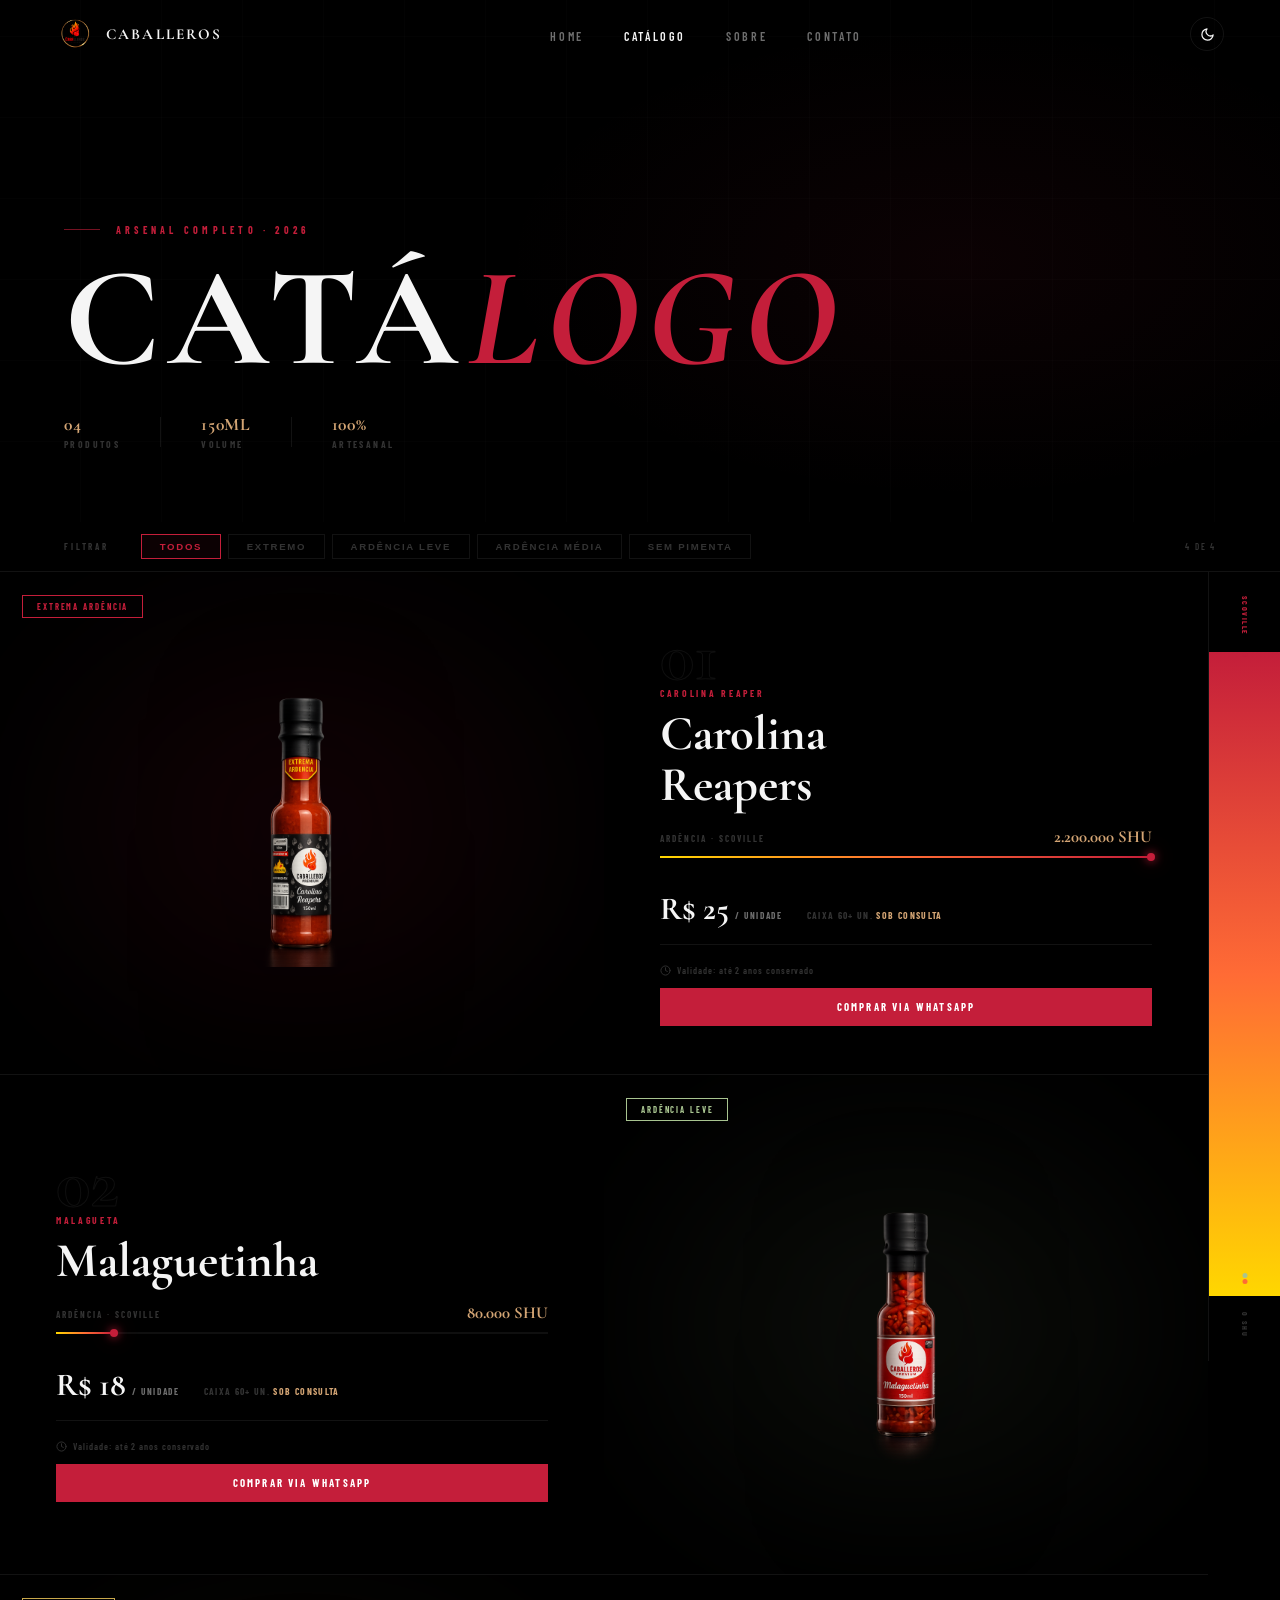
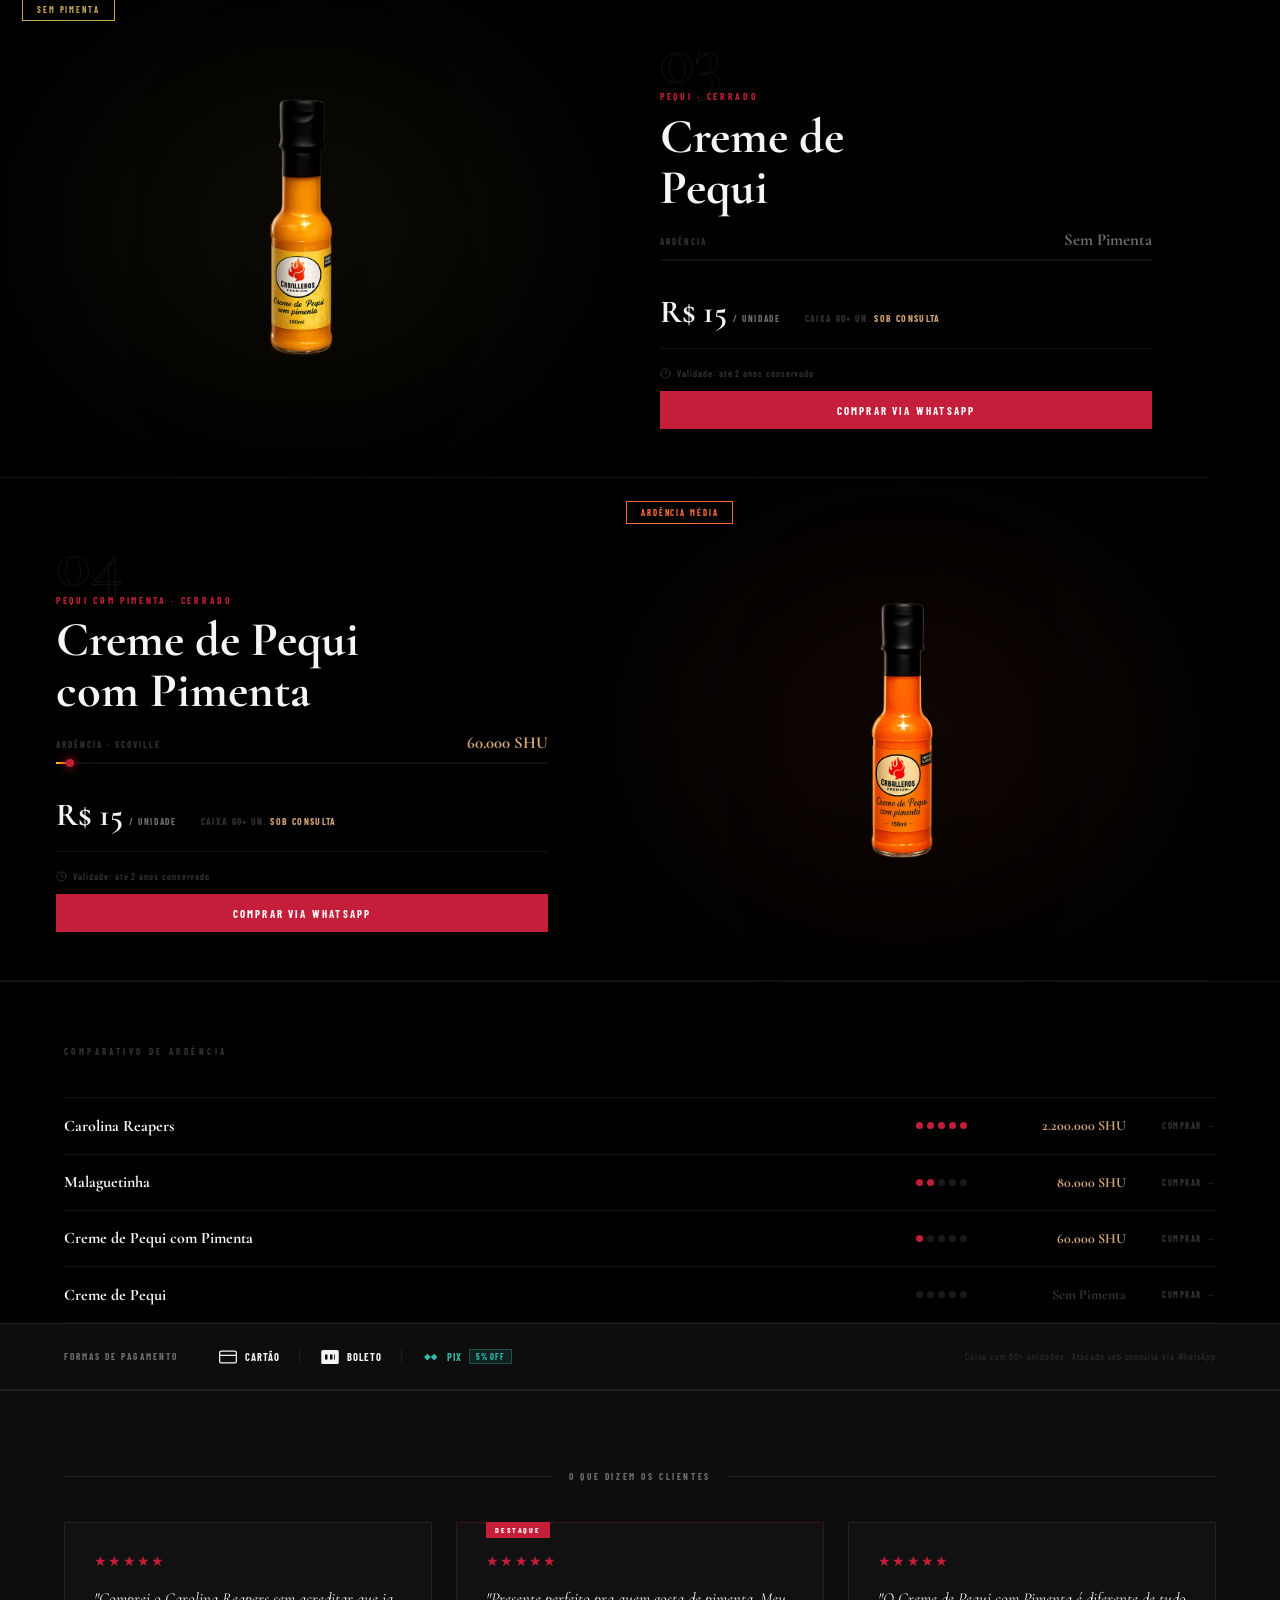
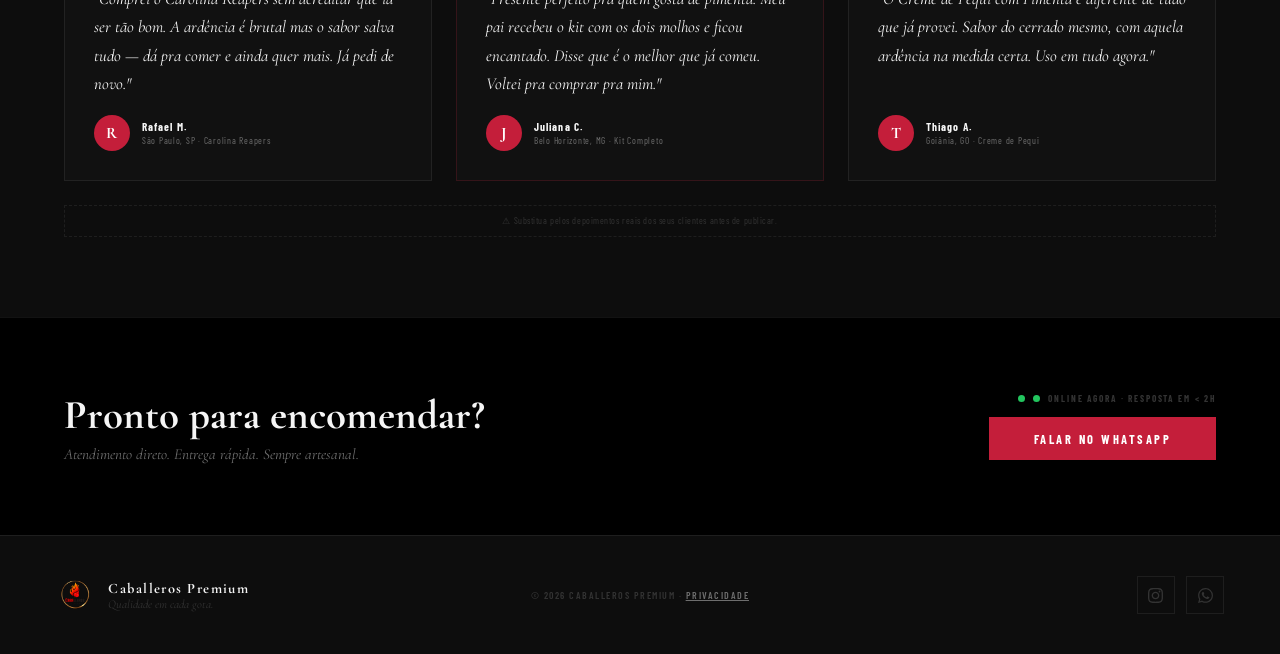
<file: catalogo.html>
﻿<!DOCTYPE html>
<html lang="pt-BR">
<head>
<meta charset="UTF-8">
<meta name="viewport" content="width=device-width, initial-scale=1.0">
<title>Catálogo — Caballeros Premium</title>
<link rel="icon" type="image/png" href="images/logo.png">
<meta name="description" content="Arsenal completo de molhos artesanais Caballeros Premium. 4 produtos únicos — do extremo ao suave. Peça pelo WhatsApp.">
<meta property="og:type" content="website">
<meta property="og:url" content="https://caballeros-premium.vercel.app/catalogo.html">
<meta property="og:title" content="Catálogo — Caballeros Premium">
<meta property="og:description" content="Arsenal completo de molhos artesanais. 4 produtos únicos — do extremo ao suave.">
<meta property="og:image" content="https://caballeros-premium.vercel.app/images/logo.png">
<meta property="og:image:width" content="1024">
<meta property="og:image:height" content="1024">
<meta property="og:image:type" content="image/png">
<meta name="twitter:card" content="summary">
<meta name="twitter:title" content="Catálogo — Caballeros Premium">
<meta name="twitter:description" content="Arsenal completo de molhos artesanais. 4 produtos únicos — do extremo ao suave.">
<meta name="twitter:image" content="https://caballeros-premium.vercel.app/images/logo.png">
<link rel="preconnect" href="https://fonts.googleapis.com">
<link rel="preconnect" href="https://fonts.gstatic.com" crossorigin>
<link href="https://fonts.googleapis.com/css2?family=Cormorant+Garamond:ital,wght@0,300;0,700;1,300;1,400&family=Barlow+Condensed:wght@400;600;700&display=swap" rel="stylesheet">
<link rel="stylesheet" href="css/styles.css">
</head>
<body>

<nav id="nav" class="scrolled">
  <a href="index.html" class="nav-brand nav-brand-visible" id="nav-brand">
    <img src="images/logo.png" alt="Caballeros Premium">
    <span class="nav-brand-name">Caballeros</span>
  </a>
  <ul class="nav-links">
    <li><a href="index.html">Home</a></li>
    <li><a href="catalogo.html" class="nav-link-active">Catálogo</a></li>
    <li><a href="sobre.html">Sobre</a></li>
    <li><a href="contato.html">Contato</a></li>
  </ul>
  <div class="nav-right">
    <button type="button" id="theme-toggle" class="theme-btn" aria-label="Alternar tema">
      <svg class="ico-sun" viewBox="0 0 24 24"><circle cx="12" cy="12" r="5"/><line x1="12" y1="1" x2="12" y2="3"/><line x1="12" y1="21" x2="12" y2="23"/><line x1="4.22" y1="4.22" x2="5.64" y2="5.64"/><line x1="18.36" y1="18.36" x2="19.78" y2="19.78"/><line x1="1" y1="12" x2="3" y2="12"/><line x1="21" y1="12" x2="23" y2="12"/><line x1="4.22" y1="19.78" x2="5.64" y2="18.36"/><line x1="18.36" y1="5.64" x2="19.78" y2="4.22"/></svg>
      <svg class="ico-moon" viewBox="0 0 24 24"><path d="M21 12.79A9 9 0 1 1 11.21 3 7 7 0 0 0 21 12.79z"/></svg>
    </button>
    <button type="button" id="nav-hamburger" class="nav-hamburger" aria-label="Menu">
      <span></span><span></span><span></span>
    </button>
  </div>
</nav>
<div class="mobile-menu" id="mobile-menu" role="dialog" aria-modal="true">
  <span class="mobile-menu-eyebrow">Caballeros Premium</span>
  <a href="index.html">Home</a>
  <a href="catalogo.html">Catálogo</a>
  <a href="sobre.html">Sobre</a>
  <a href="contato.html">Contato</a>
  <div class="mobile-menu-rule"></div>
</div>

<!-- HERO -->
<section class="cat-hero">
  <div class="cat-eyebrow"><span class="cat-eyebrow-line"></span>Arsenal Completo · 2026</div>
  <h1 class="cat-hero-h">CATÁ<em>LOGO</em></h1>
  <div class="cat-hero-meta">
    <div class="cat-meta-item"><span>04</span>Produtos</div>
    <div class="cat-meta-div"></div>
    <div class="cat-meta-item"><span>150ml</span>Volume</div>
    <div class="cat-meta-div"></div>
    <div class="cat-meta-item"><span>100%</span>Artesanal</div>
  </div>
</section>

<!-- FILTER BAR -->
<div class="filter-bar">
  <span class="filter-lbl">Filtrar</span>
  <div class="filter-pills">
    <button type="button" class="fpill active" data-filter="all">Todos</button>
    <button type="button" class="fpill" data-filter="extremo">Extremo</button>
    <button type="button" class="fpill" data-filter="leve">Ardência Leve</button>
    <button type="button" class="fpill" data-filter="medio">Ardência Média</button>
    <button type="button" class="fpill" data-filter="sem">Sem Pimenta</button>
  </div>
  <span class="filter-count" id="filter-count">3 de 3</span>
</div>

<!-- GRID: products + scoville -->
<div class="cat-layout">
  <div id="prod-list">

    <!-- 01 · Carolina Reapers -->
    <article class="prod-block" data-intensity="extremo">
      <div class="prod-visual">
        <div class="prod-visual-amb amb-red"></div>
        <span class="prod-tag te">Extrema Ardência</span>
        <div class="prod-img-wrap">
          <img src="images/pimentacarolina.png" alt="Carolina Reapers 150ml" loading="lazy">
        </div>
      </div>
      <div class="prod-details">
        <div class="prod-num">01</div>
        <div class="prod-cat">Carolina Reaper</div>
        <h2 class="prod-name">Carolina<br>Reapers</h2>
        <div class="prod-heat-row">
          <div class="prod-heat-head">
            <span class="prod-heat-lbl">Ardência · Scoville</span>
            <span class="prod-heat-shu">2.200.000 SHU</span>
          </div>
          <div class="prod-heat-track">
            <div class="prod-heat-fill" data-w="100"></div>
          </div>
        </div>
        <div class="prod-price-row">
          <div class="prod-price-unit"><span class="ppu-val">R$ 25</span><span class="ppu-lbl">/ unidade</span></div>
          <div class="prod-price-box">Caixa 60+ un. <span>sob consulta</span></div>
        </div>
        <div class="prod-shelf"><svg viewBox="0 0 24 24" width="11" height="11" fill="none" stroke="currentColor" stroke-width="2" stroke-linecap="round" stroke-linejoin="round"><circle cx="12" cy="12" r="10"/><polyline points="12 6 12 12 16 14"/></svg> Validade: até 2 anos conservado</div>
        <div class="prod-actions">
          <a data-wa="Olá! Gostaria de comprar o molho Carolina Reapers 150ml da Caballeros Premium." class="prod-cta" target="_blank" rel="noopener noreferrer">Comprar via WhatsApp</a>
        </div>
      </div>
    </article>

    <!-- 02 · Malaguetinha -->
    <article class="prod-block" data-intensity="leve">
      <div class="prod-visual">
        <div class="prod-visual-amb amb-green"></div>
        <span class="prod-tag tl">Ardência Leve</span>
        <div class="prod-img-wrap">
          <img src="images/malaguetinha.png" alt="Malaguetinha 150ml" loading="lazy">
        </div>
      </div>
      <div class="prod-details">
        <div class="prod-num">02</div>
        <div class="prod-cat">Malagueta</div>
        <h2 class="prod-name">Malaguetinha</h2>
        <div class="prod-heat-row">
          <div class="prod-heat-head">
            <span class="prod-heat-lbl">Ardência · Scoville</span>
            <span class="prod-heat-shu">80.000 SHU</span>
          </div>
          <div class="prod-heat-track">
            <div class="prod-heat-fill" data-w="12"></div>
          </div>
        </div>
        <div class="prod-price-row">
          <div class="prod-price-unit"><span class="ppu-val">R$ 18</span><span class="ppu-lbl">/ unidade</span></div>
          <div class="prod-price-box">Caixa 60+ un. <span>sob consulta</span></div>
        </div>
        <div class="prod-shelf"><svg viewBox="0 0 24 24" width="11" height="11" fill="none" stroke="currentColor" stroke-width="2" stroke-linecap="round" stroke-linejoin="round"><circle cx="12" cy="12" r="10"/><polyline points="12 6 12 12 16 14"/></svg> Validade: até 2 anos conservado</div>
        <div class="prod-actions">
          <a data-wa="Olá! Gostaria de comprar a Malaguetinha 150ml da Caballeros Premium." class="prod-cta" target="_blank" rel="noopener noreferrer">Comprar via WhatsApp</a>
        </div>
      </div>
    </article>

    <!-- 03 · Creme de Pequi -->
    <article class="prod-block" data-intensity="sem">
      <div class="prod-visual">
        <div class="prod-visual-amb amb-gold"></div>
        <span class="prod-tag tp">Sem Pimenta</span>
        <div class="prod-img-wrap">
          <img src="images/cremedepequisempimenta.png" alt="Creme de Pequi" loading="lazy">
        </div>
      </div>
      <div class="prod-details">
        <div class="prod-num">03</div>
        <div class="prod-cat">Pequi · Cerrado</div>
        <h2 class="prod-name">Creme de<br>Pequi</h2>
        <div class="prod-heat-row">
          <div class="prod-heat-head">
            <span class="prod-heat-lbl">Ardência</span>
            <span class="prod-heat-shu shu-muted">Sem Pimenta</span>
          </div>
          <div class="prod-heat-track">
            <div class="prod-heat-fill zero" data-w="0"></div>
          </div>
        </div>
        <div class="prod-price-row">
          <div class="prod-price-unit"><span class="ppu-val">R$ 15</span><span class="ppu-lbl">/ unidade</span></div>
          <div class="prod-price-box">Caixa 60+ un. <span>sob consulta</span></div>
        </div>
        <div class="prod-shelf"><svg viewBox="0 0 24 24" width="11" height="11" fill="none" stroke="currentColor" stroke-width="2" stroke-linecap="round" stroke-linejoin="round"><circle cx="12" cy="12" r="10"/><polyline points="12 6 12 12 16 14"/></svg> Validade: até 2 anos conservado</div>
        <div class="prod-actions">
          <a data-wa="Olá! Gostaria de comprar o Creme de Pequi sem Pimenta da Caballeros Premium." class="prod-cta" target="_blank" rel="noopener noreferrer">Comprar via WhatsApp</a>
        </div>
      </div>
    </article>

    <!-- 04 · Creme de Pequi com Pimenta -->
    <article class="prod-block" data-intensity="medio">
      <div class="prod-visual">
        <div class="prod-visual-amb amb-fire"></div>
        <span class="prod-tag th">Ardência Média</span>
        <div class="prod-img-wrap">
          <img src="images/cremedepequicompimenta.png" alt="Creme de Pequi com Pimenta" loading="lazy">
        </div>
      </div>
      <div class="prod-details">
        <div class="prod-num">04</div>
        <div class="prod-cat">Pequi com Pimenta · Cerrado</div>
        <h2 class="prod-name">Creme de Pequi<br>com Pimenta</h2>
        <div class="prod-heat-row">
          <div class="prod-heat-head">
            <span class="prod-heat-lbl">Ardência · Scoville</span>
            <span class="prod-heat-shu">60.000 SHU</span>
          </div>
          <div class="prod-heat-track">
            <div class="prod-heat-fill" data-w="3"></div>
          </div>
        </div>
        <div class="prod-price-row">
          <div class="prod-price-unit"><span class="ppu-val">R$ 15</span><span class="ppu-lbl">/ unidade</span></div>
          <div class="prod-price-box">Caixa 60+ un. <span>sob consulta</span></div>
        </div>
        <div class="prod-shelf"><svg viewBox="0 0 24 24" width="11" height="11" fill="none" stroke="currentColor" stroke-width="2" stroke-linecap="round" stroke-linejoin="round"><circle cx="12" cy="12" r="10"/><polyline points="12 6 12 12 16 14"/></svg> Validade: até 2 anos conservado</div>
        <div class="prod-actions">
          <a data-wa="Olá! Gostaria de comprar o Creme de Pequi com Pimenta da Caballeros Premium." class="prod-cta" target="_blank" rel="noopener noreferrer">Comprar via WhatsApp</a>
        </div>
      </div>
    </article>

  </div>

  <!-- SCOVILLE SIDEBAR -->
  <aside class="scoville-bar">
    <span class="sv-lbl-top">Scoville</span>
    <div class="sv-inner">
      <div class="sv-track" id="sv-track">
        <div class="sv-fill" id="sv-fill"></div>
        <div class="sv-dot sv-dot-max"></div>
        <div class="sv-dot sv-dot-80k"></div>
        <div class="sv-dot sv-dot-60k"></div>
      </div>
    </div>
    <span class="sv-lbl-bot">0 SHU</span>
  </aside>
</div>

<!-- MINIMAL COMPARE -->
<section class="mcomp">
  <span class="mcomp-kicker">Comparativo de Ardência</span>

  <div class="mcomp-row">
    <span class="mcomp-name">Carolina Reapers</span>
    <div class="mcomp-dots">
      <span class="mcomp-dot mcomp-dot-on"></span>
      <span class="mcomp-dot mcomp-dot-on"></span>
      <span class="mcomp-dot mcomp-dot-on"></span>
      <span class="mcomp-dot mcomp-dot-on"></span>
      <span class="mcomp-dot mcomp-dot-on"></span>
    </div>
    <span class="mcomp-shu">2.200.000 SHU</span>
    <a data-wa="Olá! Gostaria de comprar o molho Carolina Reapers 150ml da Caballeros Premium." class="mcomp-link" target="_blank" rel="noopener noreferrer">Comprar →</a>
  </div>

  <div class="mcomp-row">
    <span class="mcomp-name">Malaguetinha</span>
    <div class="mcomp-dots">
      <span class="mcomp-dot mcomp-dot-on"></span>
      <span class="mcomp-dot mcomp-dot-on"></span>
      <span class="mcomp-dot mcomp-dot-off"></span>
      <span class="mcomp-dot mcomp-dot-off"></span>
      <span class="mcomp-dot mcomp-dot-off"></span>
    </div>
    <span class="mcomp-shu">80.000 SHU</span>
    <a data-wa="Olá! Gostaria de comprar a Malaguetinha 150ml da Caballeros Premium." class="mcomp-link" target="_blank" rel="noopener noreferrer">Comprar →</a>
  </div>

  <div class="mcomp-row">
    <span class="mcomp-name">Creme de Pequi com Pimenta</span>
    <div class="mcomp-dots">
      <span class="mcomp-dot mcomp-dot-on"></span>
      <span class="mcomp-dot mcomp-dot-off"></span>
      <span class="mcomp-dot mcomp-dot-off"></span>
      <span class="mcomp-dot mcomp-dot-off"></span>
      <span class="mcomp-dot mcomp-dot-off"></span>
    </div>
    <span class="mcomp-shu">60.000 SHU</span>
    <a data-wa="Olá! Gostaria de comprar o Creme de Pequi com Pimenta da Caballeros Premium." class="mcomp-link" target="_blank" rel="noopener noreferrer">Comprar →</a>
  </div>

  <div class="mcomp-row">
    <span class="mcomp-name">Creme de Pequi</span>
    <div class="mcomp-dots">
      <span class="mcomp-dot mcomp-dot-off"></span>
      <span class="mcomp-dot mcomp-dot-off"></span>
      <span class="mcomp-dot mcomp-dot-off"></span>
      <span class="mcomp-dot mcomp-dot-off"></span>
      <span class="mcomp-dot mcomp-dot-off"></span>
    </div>
    <span class="mcomp-shu mcomp-shu-dim">Sem Pimenta</span>
    <a data-wa="Olá! Gostaria de comprar o Creme de Pequi sem Pimenta da Caballeros Premium." class="mcomp-link" target="_blank" rel="noopener noreferrer">Comprar →</a>
  </div>
</section>

<!-- PAYMENT STRIP -->
<div class="payment-strip">
  <span class="pay-label">Formas de pagamento</span>
  <div class="pay-methods">
    <div class="pay-item">
      <svg viewBox="0 0 24 24" fill="none" stroke="currentColor" stroke-width="1.5" width="20" height="20"><rect x="2" y="5" width="20" height="14" rx="2"/><line x1="2" y1="10" x2="22" y2="10"/></svg>
      <span>Cartão</span>
    </div>
    <div class="pay-div"></div>
    <div class="pay-item">
      <svg viewBox="0 0 24 24" fill="currentColor" width="20" height="20"><path d="M20.5 3.5H3.5A2 2 0 0 0 1.5 5.5v13A2 2 0 0 0 3.5 20.5h17A2 2 0 0 0 22.5 18.5v-13A2 2 0 0 0 20.5 3.5zM9 15H6V9h3v6zm6 0h-3V9h3v6zm3 0h-1V9h1v6z"/></svg>
      <span>Boleto</span>
    </div>
    <div class="pay-div"></div>
    <div class="pay-item pay-pix">
      <svg viewBox="0 0 24 24" fill="currentColor" width="18" height="18"><path d="M4.76 11.24 8.5 7.5l3.74 3.74a1 1 0 0 0 1.52 0L17.5 7.5l3.74 3.74a1 1 0 0 1 0 1.52L17.5 16.5l-3.74-3.74a1 1 0 0 0-1.52 0L8.5 16.5 4.76 12.76a1 1 0 0 1 0-1.52z"/></svg>
      <span>PIX</span>
      <span class="pay-pix-tag">5% off</span>
    </div>
  </div>
  <span class="pay-note">Caixa com 60+ unidades · Atacado sob consulta via WhatsApp</span>
</div>

<!-- DEPOIMENTOS -->
<section class="dep-section">
  <div class="dep-kicker"><span></span>O que dizem os clientes<span></span></div>
  <div class="dep-grid">

    <div class="dep-card">
      <div class="dep-stars">★★★★★</div>
      <p class="dep-txt">"Comprei o Carolina Reapers sem acreditar que ia ser tão bom. A ardência é brutal mas o sabor salva tudo — dá pra comer e ainda quer mais. Já pedi de novo."</p>
      <div class="dep-author">
        <div class="dep-avatar">R</div>
        <div>
          <div class="dep-name">Rafael M.</div>
          <div class="dep-meta">São Paulo, SP · Carolina Reapers</div>
        </div>
      </div>
    </div>

    <div class="dep-card dep-card-featured">
      <div class="dep-stars">★★★★★</div>
      <p class="dep-txt">"Presente perfeito pra quem gosta de pimenta. Meu pai recebeu o kit com os dois molhos e ficou encantado. Disse que é o melhor que já comeu. Voltei pra comprar pra mim."</p>
      <div class="dep-author">
        <div class="dep-avatar">J</div>
        <div>
          <div class="dep-name">Juliana C.</div>
          <div class="dep-meta">Belo Horizonte, MG · Kit Completo</div>
        </div>
      </div>
    </div>

    <div class="dep-card">
      <div class="dep-stars">★★★★★</div>
      <p class="dep-txt">"O Creme de Pequi com Pimenta é diferente de tudo que já provei. Sabor do cerrado mesmo, com aquela ardência na medida certa. Uso em tudo agora."</p>
      <div class="dep-author">
        <div class="dep-avatar">T</div>
        <div>
          <div class="dep-name">Thiago A.</div>
          <div class="dep-meta">Goiânia, GO · Creme de Pequi</div>
        </div>
      </div>
    </div>

  </div>
  <p class="dep-note">⚠ Substitua pelos depoimentos reais dos seus clientes antes de publicar.</p>
</section>

<!-- CTA STRIP -->
<div class="cta-strip">
  <div class="cta-strip-txt">
    <h2>Pronto para encomendar?</h2>
    <p>Atendimento direto. Entrega rápida. Sempre artesanal.</p>
  </div>
  <div class="cta-side">
    <div class="cta-pulse">
      <div class="pulse-dot"></div>
      <span class="cta-pulse-txt">Online agora · Resposta em &lt; 2h</span>
    </div>
    <a data-wa="Olá! Quero fazer um pedido da Caballeros Premium." class="btn-primary" target="_blank" rel="noopener noreferrer">Falar no WhatsApp</a>
  </div>
</div>

<!-- FOOTER -->
<footer>
  <div class="fi">
    <div class="fb">
      <img src="images/logo.png" alt="Caballeros Premium">
      <div><div class="fbn">Caballeros Premium</div><div class="fbs">Qualidade em cada gota.</div></div>
    </div>
    <p class="fc">&copy; 2026 Caballeros Premium · <a href="privacidade.html" style="color:var(--txt2)">Privacidade</a></p>
    <div class="fs">
      <a href="#" class="sb" title="Instagram"><svg viewBox="0 0 24 24" fill="currentColor"><path d="M12 2.163c3.204 0 3.584.012 4.85.07 3.252.148 4.771 1.691 4.919 4.919.058 1.265.069 1.645.069 4.849 0 3.205-.012 3.584-.069 4.849-.149 3.225-1.664 4.771-4.919 4.919-1.266.058-1.644.07-4.85.07-3.204 0-3.584-.012-4.849-.07-3.26-.149-4.771-1.699-4.919-4.92-.058-1.265-.07-1.644-.07-4.849 0-3.204.013-3.583.07-4.849.149-3.227 1.664-4.771 4.919-4.919 1.266-.057 1.645-.069 4.849-.069zm0-2.163c-3.259 0-3.667.014-4.947.072-4.358.2-6.78 2.618-6.98 6.98-.059 1.281-.073 1.689-.073 4.948 0 3.259.014 3.668.072 4.948.2 4.358 2.618 6.78 6.98 6.98 1.281.058 1.689.072 4.948.072 3.259 0 3.668-.014 4.948-.072 4.354-.2 6.782-2.618 6.979-6.98.059-1.28.073-1.689.073-4.948 0-3.259-.014-3.667-.072-4.947-.196-4.354-2.617-6.78-6.979-6.98-1.281-.059-1.69-.073-4.949-.073zm0 5.838c-3.403 0-6.162 2.759-6.162 6.162s2.759 6.163 6.162 6.163 6.162-2.759 6.162-6.163c0-3.403-2.759-6.162-6.162-6.162zm0 10.162c-2.209 0-4-1.79-4-4 0-2.209 1.791-4 4-4s4 1.791 4 4c0 2.21-1.791 4-4 4zm6.406-11.845c-.796 0-1.441.645-1.441 1.44s.645 1.44 1.441 1.44c.795 0 1.439-.645 1.439-1.44s-.644-1.44-1.439-1.44z"/></svg></a>
      <a data-wa="Olá! Gostaria de entrar em contato com a Caballeros Premium." class="sb" title="WhatsApp" target="_blank" rel="noopener noreferrer"><svg viewBox="0 0 24 24" fill="currentColor"><path d="M17.472 14.382c-.297-.149-1.758-.867-2.03-.967-.273-.099-.471-.148-.67.15-.197.297-.767.966-.94 1.164-.173.199-.347.223-.644.075-.297-.15-1.255-.463-2.39-1.475-.883-.788-1.48-1.761-1.653-2.059-.173-.297-.018-.458.13-.606.134-.133.298-.347.446-.52.149-.174.198-.298.298-.497.099-.198.05-.371-.025-.52-.075-.149-.669-1.612-.916-2.207-.242-.579-.487-.5-.669-.51-.173-.008-.371-.01-.57-.01-.198 0-.52.074-.792.372-.272.297-1.04 1.016-1.04 2.479 0 1.462 1.065 2.875 1.213 3.074.149.198 2.096 3.2 5.077 4.487.709.306 1.262.489 1.694.625.712.227 1.36.195 1.871.118.571-.085 1.758-.719 2.006-1.413.248-.694.248-1.289.173-1.413-.074-.124-.272-.198-.57-.347m-5.421 7.403h-.004a9.87 9.87 0 01-5.031-1.378l-.361-.214-3.741.982.998-3.648-.235-.374a9.86 9.86 0 01-1.51-5.26c.001-5.45 4.436-9.884 9.888-9.884 2.64 0 5.122 1.03 6.988 2.898a9.825 9.825 0 012.893 6.994c-.003 5.45-4.437 9.884-9.885 9.884m8.413-18.297A11.815 11.815 0 0012.05 0C5.495 0 .16 5.335.157 11.892c0 2.096.547 4.142 1.588 5.945L.057 24l6.305-1.654a11.882 11.882 0 005.683 1.448h.005c6.554 0 11.89-5.335 11.893-11.893a11.821 11.821 0 00-3.48-8.413z"/></svg></a>
    </div>
  </div>
</footer>

<script>
const WA='5562999723558';
document.querySelectorAll('[data-wa]').forEach(el=>{
  const m=el.getAttribute('data-wa')||'';
  el.href='https://wa.me/'+WA+(m?'?text='+encodeURIComponent(m):'');
});

// Theme
const btn=document.getElementById('theme-toggle');
if(localStorage.getItem('caballeros-theme')==='light') document.body.classList.add('light');
btn.addEventListener('click',()=>{
  document.body.classList.toggle('light');
  localStorage.setItem('caballeros-theme',document.body.classList.contains('light')?'light':'dark');
});

// Filter
const total=document.querySelectorAll('.prod-block[data-intensity]').length;
document.getElementById('filter-count').textContent=total+' de '+total;
document.querySelectorAll('.fpill').forEach(pill=>{
  pill.addEventListener('click',()=>{
    document.querySelectorAll('.fpill').forEach(p=>p.classList.remove('active'));
    pill.classList.add('active');
    const f=pill.dataset.filter;
    let visible=0;
    document.querySelectorAll('.prod-block').forEach(card=>{
      const show=f==='all'||card.dataset.intensity===f;
      card.style.display=show?'grid':'none';
      if(show) visible++;
    });
    document.getElementById('filter-count').textContent=visible+' de '+total;
  });
});

// Reveal + heat bar animation on scroll
const revealIO=new IntersectionObserver(entries=>{
  entries.forEach(e=>{
    if(!e.isIntersecting) return;
    const det=e.target.querySelector('.prod-details');
    if(det) det.classList.add('in');
    const fill=e.target.querySelector('.prod-heat-fill');
    if(fill){ setTimeout(()=>{ fill.style.width=fill.dataset.w+'%'; },350); }
    revealIO.unobserve(e.target);
  });
},{threshold:0.18});
document.querySelectorAll('.prod-block').forEach(b=>revealIO.observe(b));

// Scoville bar grow on load
setTimeout(()=>{ document.getElementById('sv-fill').style.height='100%'; },500);

// Nav scroll
const nav=document.getElementById('nav');
window.addEventListener('scroll',()=>nav.classList.toggle('scrolled',window.scrollY>10),{passive:true});
</script>
<script src="js/nav.js"></script>
<script defer src="https://cdn.vercel-insights.com/v1/speed-insights/script.js"></script>
</body>
</html>
</file>
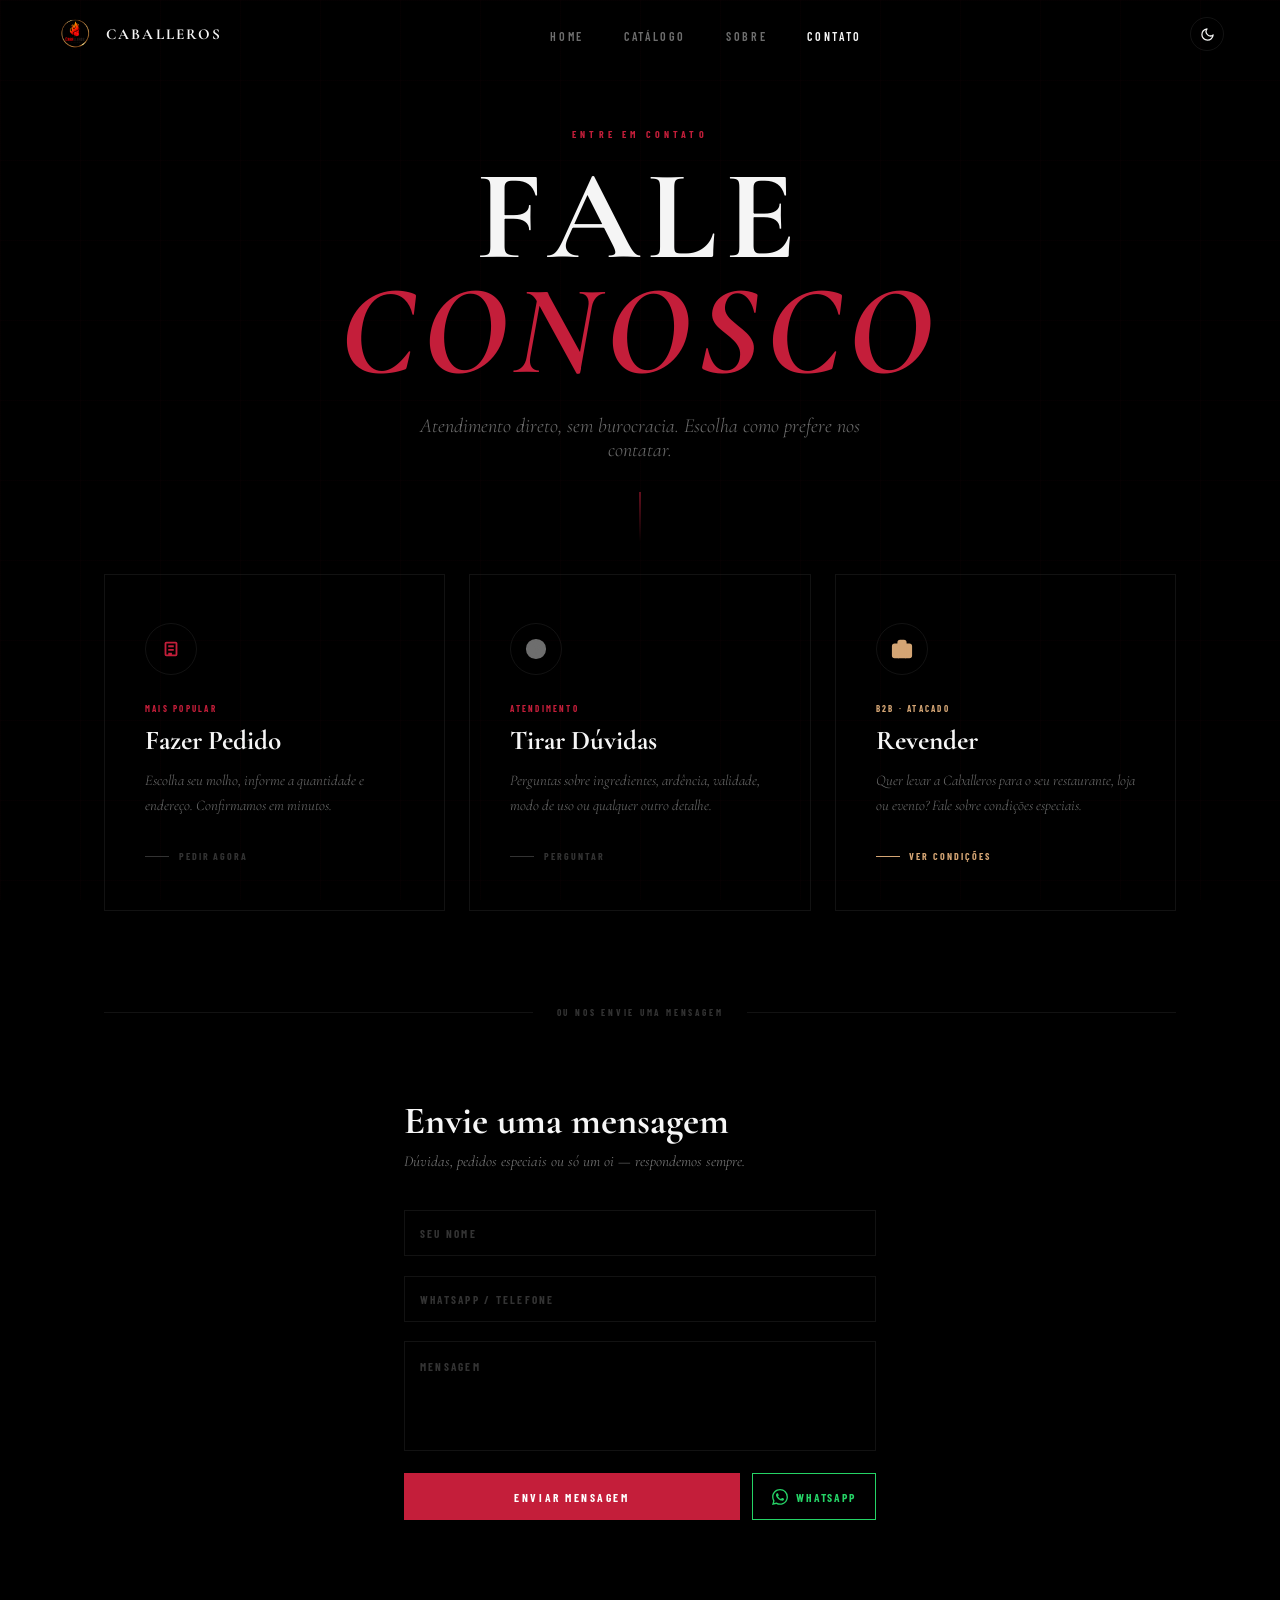
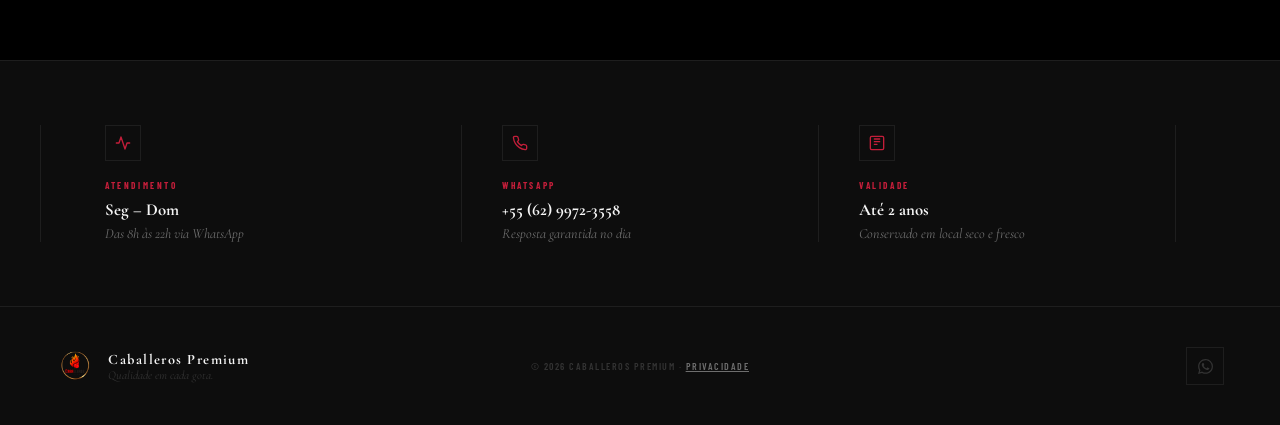
<file: contato.html>
﻿<!DOCTYPE html>
<html lang="pt-BR">
<head>
<meta charset="UTF-8">
<meta name="viewport" content="width=device-width, initial-scale=1.0">
<title>Contato — Caballeros Premium</title>
<link rel="icon" type="image/png" href="images/logo.png">
<meta name="description" content="Fale com a Caballeros Premium pelo WhatsApp. Pedidos, dúvidas e informações sobre nossos molhos artesanais.">
<meta property="og:type" content="website">
<meta property="og:url" content="https://caballeros-premium.vercel.app/contato.html">
<meta property="og:title" content="Contato — Caballeros Premium">
<meta property="og:description" content="Fale pelo WhatsApp. Pedidos, dúvidas e informações sobre nossos molhos artesanais.">
<meta property="og:image" content="https://caballeros-premium.vercel.app/images/logo.png">
<meta property="og:image:width" content="1024">
<meta property="og:image:height" content="1024">
<meta property="og:image:type" content="image/png">
<meta name="twitter:card" content="summary">
<meta name="twitter:title" content="Contato — Caballeros Premium">
<meta name="twitter:description" content="Fale pelo WhatsApp. Pedidos, dúvidas e informações sobre nossos molhos artesanais.">
<meta name="twitter:image" content="https://caballeros-premium.vercel.app/images/logo.png">
<link rel="preconnect" href="https://fonts.googleapis.com">
<link rel="preconnect" href="https://fonts.gstatic.com" crossorigin>
<link href="https://fonts.googleapis.com/css2?family=Cormorant+Garamond:ital,wght@0,300;0,700;1,300;1,400&family=Barlow+Condensed:wght@400;600;700&display=swap" rel="stylesheet">
<link rel="stylesheet" href="css/styles.css">
</head>
<body class="ct-page">

<nav id="nav" class="scrolled">
  <a href="index.html" class="nav-brand nav-brand-visible" id="nav-brand">
    <img src="images/logo.png" alt="Caballeros Premium">
    <span class="nav-brand-name">Caballeros</span>
  </a>
  <ul class="nav-links">
    <li><a href="index.html">Home</a></li>
    <li><a href="catalogo.html">Catálogo</a></li>
    <li><a href="sobre.html">Sobre</a></li>
    <li><a href="contato.html" class="nav-link-active">Contato</a></li>
  </ul>
  <div class="nav-right">
    <button type="button" id="theme-toggle" class="theme-btn" aria-label="Alternar tema">
      <svg class="ico-sun" viewBox="0 0 24 24"><circle cx="12" cy="12" r="5"/><line x1="12" y1="1" x2="12" y2="3"/><line x1="12" y1="21" x2="12" y2="23"/><line x1="4.22" y1="4.22" x2="5.64" y2="5.64"/><line x1="18.36" y1="18.36" x2="19.78" y2="19.78"/><line x1="1" y1="12" x2="3" y2="12"/><line x1="21" y1="12" x2="23" y2="12"/><line x1="4.22" y1="19.78" x2="5.64" y2="18.36"/><line x1="18.36" y1="5.64" x2="19.78" y2="4.22"/></svg>
      <svg class="ico-moon" viewBox="0 0 24 24"><path d="M21 12.79A9 9 0 1 1 11.21 3 7 7 0 0 0 21 12.79z"/></svg>
    </button>
    <button type="button" id="nav-hamburger" class="nav-hamburger" aria-label="Menu">
      <span></span><span></span><span></span>
    </button>
  </div>
</nav>
<div class="mobile-menu" id="mobile-menu" role="dialog" aria-modal="true">
  <span class="mobile-menu-eyebrow">Caballeros Premium</span>
  <a href="index.html">Home</a>
  <a href="catalogo.html">Catálogo</a>
  <a href="sobre.html">Sobre</a>
  <a href="contato.html">Contato</a>
  <div class="mobile-menu-rule"></div>
</div>

<!-- HEADER -->
<header class="ct-header">
  <span class="ct-pre">Entre em contato</span>
  <h1 class="ct-title">FALE<br><em>CONOSCO</em></h1>
  <p class="ct-sub">Atendimento direto, sem burocracia. Escolha como prefere nos contatar.</p>
</header>

<!-- WHATSAPP CARDS -->
<section class="wa-section">
  <div class="wa-grid">

    <!-- Pedido -->
    <a id="wa-pedido" class="wa-card" target="_blank" rel="noopener noreferrer">
      <div class="wc-icon-wrap ico-red">
        <svg viewBox="0 0 24 24" fill="currentColor"><path d="M7 4h10a2 2 0 0 1 2 2v12a2 2 0 0 1-2 2H7a2 2 0 0 1-2-2V6a2 2 0 0 1 2-2zm0 2v12h10V6H7zm2 2h6v2H9V8zm0 4h6v2H9v-2zm0 4h4v2H9v-2z"/></svg>
      </div>
      <span class="wc-tag">Mais popular</span>
      <h2 class="wc-title">Fazer Pedido</h2>
      <p class="wc-desc">Escolha seu molho, informe a quantidade e endereço. Confirmamos em minutos.</p>
      <div class="wc-action">
        <span class="wc-action-line"></span>
        Pedir agora
      </div>
      <svg class="wc-arrow" width="20" height="20" viewBox="0 0 24 24" fill="none" stroke="currentColor" stroke-width="2"><line x1="7" y1="17" x2="17" y2="7"/><polyline points="7 7 17 7 17 17"/></svg>
    </a>

    <!-- Dúvidas -->
    <a id="wa-duvida" class="wa-card" target="_blank" rel="noopener noreferrer">
      <div class="wc-icon-wrap ico-neutral">
        <svg viewBox="0 0 24 24" fill="none" stroke="currentColor" stroke-width="2" stroke-linecap="round" stroke-linejoin="round"><circle cx="12" cy="12" r="10"/><path d="M9.09 9a3 3 0 0 1 5.83 1c0 2-3 3-3 3"/><line x1="12" y1="17" x2="12.01" y2="17"/></svg>
      </div>
      <span class="wc-tag">Atendimento</span>
      <h2 class="wc-title">Tirar Dúvidas</h2>
      <p class="wc-desc">Perguntas sobre ingredientes, ardência, validade, modo de uso ou qualquer outro detalhe.</p>
      <div class="wc-action">
        <span class="wc-action-line"></span>
        Perguntar
      </div>
      <svg class="wc-arrow" width="20" height="20" viewBox="0 0 24 24" fill="none" stroke="currentColor" stroke-width="2"><line x1="7" y1="17" x2="17" y2="7"/><polyline points="7 7 17 7 17 17"/></svg>
    </a>

    <!-- Revenda -->
    <a id="wa-revenda" class="wa-card gold" target="_blank" rel="noopener noreferrer">
      <div class="wc-icon-wrap ico-gold">
        <svg viewBox="0 0 24 24" fill="none" stroke="currentColor" stroke-width="2" stroke-linecap="round" stroke-linejoin="round"><rect x="2" y="7" width="20" height="14" rx="2"/><path d="M16 21V5a2 2 0 0 0-2-2h-4a2 2 0 0 0-2 2v16"/></svg>
      </div>
      <span class="wc-tag gold-tag">B2B · Atacado</span>
      <h2 class="wc-title">Revender</h2>
      <p class="wc-desc">Quer levar a Caballeros para o seu restaurante, loja ou evento? Fale sobre condições especiais.</p>
      <div class="wc-action wc-action-gold">
        <span class="wc-action-line"></span>
        Ver condições
      </div>
      <svg class="wc-arrow wc-arrow-gold" width="20" height="20" viewBox="0 0 24 24" fill="none" stroke="currentColor" stroke-width="2"><line x1="7" y1="17" x2="17" y2="7"/><polyline points="7 7 17 7 17 17"/></svg>
    </a>

  </div>
</section>

<!-- DIVIDER -->
<div class="section-div">
  <div class="sd-line"></div>
  <span class="sd-label">Ou nos envie uma mensagem</span>
  <div class="sd-line"></div>
</div>

<!-- MESSAGE FORM -->
<section class="order-section">
  <div class="order-inner">
    <h2>Envie uma mensagem</h2>
    <p>Dúvidas, pedidos especiais ou só um oi — respondemos sempre.</p>
    <form id="contact-form" novalidate>
      <div class="form-group">
        <input type="text" class="form-input" id="f-nome" name="nome" placeholder=" " autocomplete="off" required>
        <label for="f-nome">Seu Nome</label>
      </div>
      <div class="form-group">
        <input type="tel" class="form-input" id="f-tel" name="telefone" placeholder=" " autocomplete="off">
        <label for="f-tel">WhatsApp / Telefone</label>
      </div>
      <div class="form-group">
        <textarea class="form-textarea" id="f-msg" name="mensagem" placeholder=" " required></textarea>
        <label for="f-msg">Mensagem</label>
      </div>
      <div class="form-actions-row">
        <button type="submit" class="form-submit" id="form-submit">
          <span id="form-btn-txt">Enviar Mensagem</span>
        </button>
        <button type="button" class="form-wa-btn" id="form-submit-wa">
          <svg viewBox="0 0 24 24" fill="currentColor" width="16" height="16"><path d="M17.472 14.382c-.297-.149-1.758-.867-2.03-.967-.273-.099-.471-.148-.67.15-.197.297-.767.966-.94 1.164-.173.199-.347.223-.644.075-.297-.15-1.255-.463-2.39-1.475-.883-.788-1.48-1.761-1.653-2.059-.173-.297-.018-.458.13-.606.134-.133.298-.347.446-.52.149-.174.198-.298.298-.497.099-.198.05-.371-.025-.52-.075-.149-.669-1.612-.916-2.207-.242-.579-.487-.5-.669-.51-.173-.008-.371-.01-.57-.01-.198 0-.52.074-.792.372-.272.297-1.04 1.016-1.04 2.479 0 1.462 1.065 2.875 1.213 3.074.149.198 2.096 3.2 5.077 4.487.709.306 1.262.489 1.694.625.712.227 1.36.195 1.871.118.571-.085 1.758-.719 2.006-1.413.248-.694.248-1.289.173-1.413-.074-.124-.272-.198-.57-.347m-5.421 7.403h-.004a9.87 9.87 0 01-5.031-1.378l-.361-.214-3.741.982.998-3.648-.235-.374a9.86 9.86 0 01-1.51-5.26c.001-5.45 4.436-9.884 9.888-9.884 2.64 0 5.122 1.03 6.988 2.898a9.825 9.825 0 012.893 6.994c-.003 5.45-4.437 9.884-9.885 9.884m8.413-18.297A11.815 11.815 0 0012.05 0C5.495 0 .16 5.335.157 11.892c0 2.096.547 4.142 1.588 5.945L.057 24l6.305-1.654a11.882 11.882 0 005.683 1.448h.005c6.554 0 11.89-5.335 11.893-11.893a11.821 11.821 0 00-3.48-8.413z"/></svg>
          WhatsApp
        </button>
      </div>
      <div id="form-feedback" class="form-feedback" aria-live="polite"></div>
    </form>
  </div>
</section>

<!-- INFO STRIP -->
<div class="info-strip">
  <div class="info-grid">
    <div class="info-col">
      <div class="info-icon">
        <svg viewBox="0 0 24 24"><polyline points="22 12 18 12 15 21 9 3 6 12 2 12"/></svg>
      </div>
      <span class="info-label">Atendimento</span>
      <div class="info-val">Seg – Dom</div>
      <div class="info-sub">Das 8h às 22h via WhatsApp</div>
    </div>
    <div class="info-col">
      <div class="info-icon">
        <svg viewBox="0 0 24 24"><path d="M22 16.92v3a2 2 0 0 1-2.18 2 19.79 19.79 0 0 1-8.63-3.07 19.5 19.5 0 0 1-6-6 19.79 19.79 0 0 1-3.07-8.67A2 2 0 0 1 4.11 2h3a2 2 0 0 1 2 1.72 12.84 12.84 0 0 0 .7 2.81 2 2 0 0 1-.45 2.11L8.09 9.91a16 16 0 0 0 6 6l1.27-1.27a2 2 0 0 1 2.11-.45 12.84 12.84 0 0 0 2.81.7A2 2 0 0 1 22 16.92z"/></svg>
      </div>
      <span class="info-label">WhatsApp</span>
      <div class="info-val">+55 (62) 9972-3558</div>
      <div class="info-sub">Resposta garantida no dia</div>
    </div>
    <div class="info-col">
      <div class="info-icon">
        <svg viewBox="0 0 24 24"><rect x="2" y="2" width="20" height="20" rx="2"/><line x1="8" y1="6" x2="16" y2="6"/><line x1="8" y1="10" x2="16" y2="10"/><line x1="8" y1="14" x2="12" y2="14"/></svg>
      </div>
      <span class="info-label">Validade</span>
      <div class="info-val">Até 2 anos</div>
      <div class="info-sub">Conservado em local seco e fresco</div>
    </div>
  </div>
</div>

<!-- FOOTER -->
<footer>
  <div class="fi">
    <div class="fb">
      <img src="images/logo.png" alt="Caballeros Premium">
      <div><div class="fbn">Caballeros Premium</div><div class="fbs">Qualidade em cada gota.</div></div>
    </div>
    <p class="fc">&copy; 2026 Caballeros Premium · <a href="privacidade.html" style="color:var(--txt2)">Privacidade</a></p>
    <div class="fs">
      <a data-wa="Olá! Gostaria de entrar em contato com a Caballeros Premium." class="sb" title="WhatsApp" target="_blank" rel="noopener noreferrer"><svg viewBox="0 0 24 24" fill="currentColor"><path d="M17.472 14.382c-.297-.149-1.758-.867-2.03-.967-.273-.099-.471-.148-.67.15-.197.297-.767.966-.94 1.164-.173.199-.347.223-.644.075-.297-.15-1.255-.463-2.39-1.475-.883-.788-1.48-1.761-1.653-2.059-.173-.297-.018-.458.13-.606.134-.133.298-.347.446-.52.149-.174.198-.298.298-.497.099-.198.05-.371-.025-.52-.075-.149-.669-1.612-.916-2.207-.242-.579-.487-.5-.669-.51-.173-.008-.371-.01-.57-.01-.198 0-.52.074-.792.372-.272.297-1.04 1.016-1.04 2.479 0 1.462 1.065 2.875 1.213 3.074.149.198 2.096 3.2 5.077 4.487.709.306 1.262.489 1.694.625.712.227 1.36.195 1.871.118.571-.085 1.758-.719 2.006-1.413.248-.694.248-1.289.173-1.413-.074-.124-.272-.198-.57-.347m-5.421 7.403h-.004a9.87 9.87 0 01-5.031-1.378l-.361-.214-3.741.982.998-3.648-.235-.374a9.86 9.86 0 01-1.51-5.26c.001-5.45 4.436-9.884 9.888-9.884 2.64 0 5.122 1.03 6.988 2.898a9.825 9.825 0 012.893 6.994c-.003 5.45-4.437 9.884-9.885 9.884m8.413-18.297A11.815 11.815 0 0012.05 0C5.495 0 .16 5.335.157 11.892c0 2.096.547 4.142 1.588 5.945L.057 24l6.305-1.654a11.882 11.882 0 005.683 1.448h.005c6.554 0 11.89-5.335 11.893-11.893a11.821 11.821 0 00-3.48-8.413z"/></svg></a>
    </div>
  </div>
</footer>

<script>
const WA='5562999723558';
document.querySelectorAll('[data-wa]').forEach(el=>{
  const m=el.getAttribute('data-wa')||'';
  el.href='https://wa.me/'+WA+(m?'?text='+encodeURIComponent(m):'');
});

// WA cards
document.getElementById('wa-pedido').href='https://wa.me/'+WA+'?text='+encodeURIComponent('Olá! Gostaria de fazer um pedido da Caballeros Premium.');
document.getElementById('wa-duvida').href='https://wa.me/'+WA+'?text='+encodeURIComponent('Olá! Tenho uma dúvida sobre os produtos da Caballeros Premium.');
document.getElementById('wa-revenda').href='https://wa.me/'+WA+'?text='+encodeURIComponent('Olá! Tenho interesse em revender os produtos da Caballeros Premium. Poderia me passar as condições?');

// Theme
const btn=document.getElementById('theme-toggle');
if(localStorage.getItem('caballeros-theme')==='light') document.body.classList.add('light');
btn.addEventListener('click',()=>{
  document.body.classList.toggle('light');
  localStorage.setItem('caballeros-theme',document.body.classList.contains('light')?'light':'dark');
});

// Nav
const nav=document.getElementById('nav');
window.addEventListener('scroll',()=>nav.classList.toggle('scrolled',window.scrollY>10),{passive:true});

// Formspree endpoint — substitua pelo seu ID em formspree.io/f/SEU_ID
const FORMSPREE='https://formspree.io/f/SEU_FORM_ID';

const form=document.getElementById('contact-form');
const feedback=document.getElementById('form-feedback');
const btnTxt=document.getElementById('form-btn-txt');
const submitBtn=document.getElementById('form-submit');

form.addEventListener('submit',async(e)=>{
  e.preventDefault();
  const nome=document.getElementById('f-nome').value.trim();
  const msg=document.getElementById('f-msg').value.trim();
  if(!nome||!msg){
    feedback.className='form-feedback form-feedback-err';
    feedback.textContent='Por favor preencha seu nome e mensagem.';
    return;
  }
  submitBtn.disabled=true;
  btnTxt.textContent='Enviando…';
  feedback.className='form-feedback';
  feedback.textContent='';
  try{
    const data=new FormData(form);
    const res=await fetch(FORMSPREE,{method:'POST',body:data,headers:{'Accept':'application/json'}});
    if(res.ok){
      feedback.className='form-feedback form-feedback-ok';
      feedback.textContent='Mensagem enviada! Respondemos em breve.';
      form.reset();
    } else {
      throw new Error('err');
    }
  } catch{
    feedback.className='form-feedback form-feedback-err';
    feedback.textContent='Erro ao enviar. Tente pelo WhatsApp.';
  } finally{
    submitBtn.disabled=false;
    btnTxt.textContent='Enviar Mensagem';
  }
});

// WhatsApp button
document.getElementById('form-submit-wa').addEventListener('click',()=>{
  const nome=document.getElementById('f-nome').value.trim();
  const tel=document.getElementById('f-tel').value.trim();
  const msg=document.getElementById('f-msg').value.trim();
  let text='Olá! Entrei em contato pelo site da Caballeros Premium.';
  if(nome) text+='\n\nNome: '+nome;
  if(tel) text+='\nContato: '+tel;
  if(msg) text+='\n\nMensagem: '+msg;
  window.open('https://wa.me/'+WA+'?text='+encodeURIComponent(text),'_blank');
});
</script>
<script src="js/nav.js"></script>
<script defer src="https://cdn.vercel-insights.com/v1/speed-insights/script.js"></script>
</body>
</html>
</file>
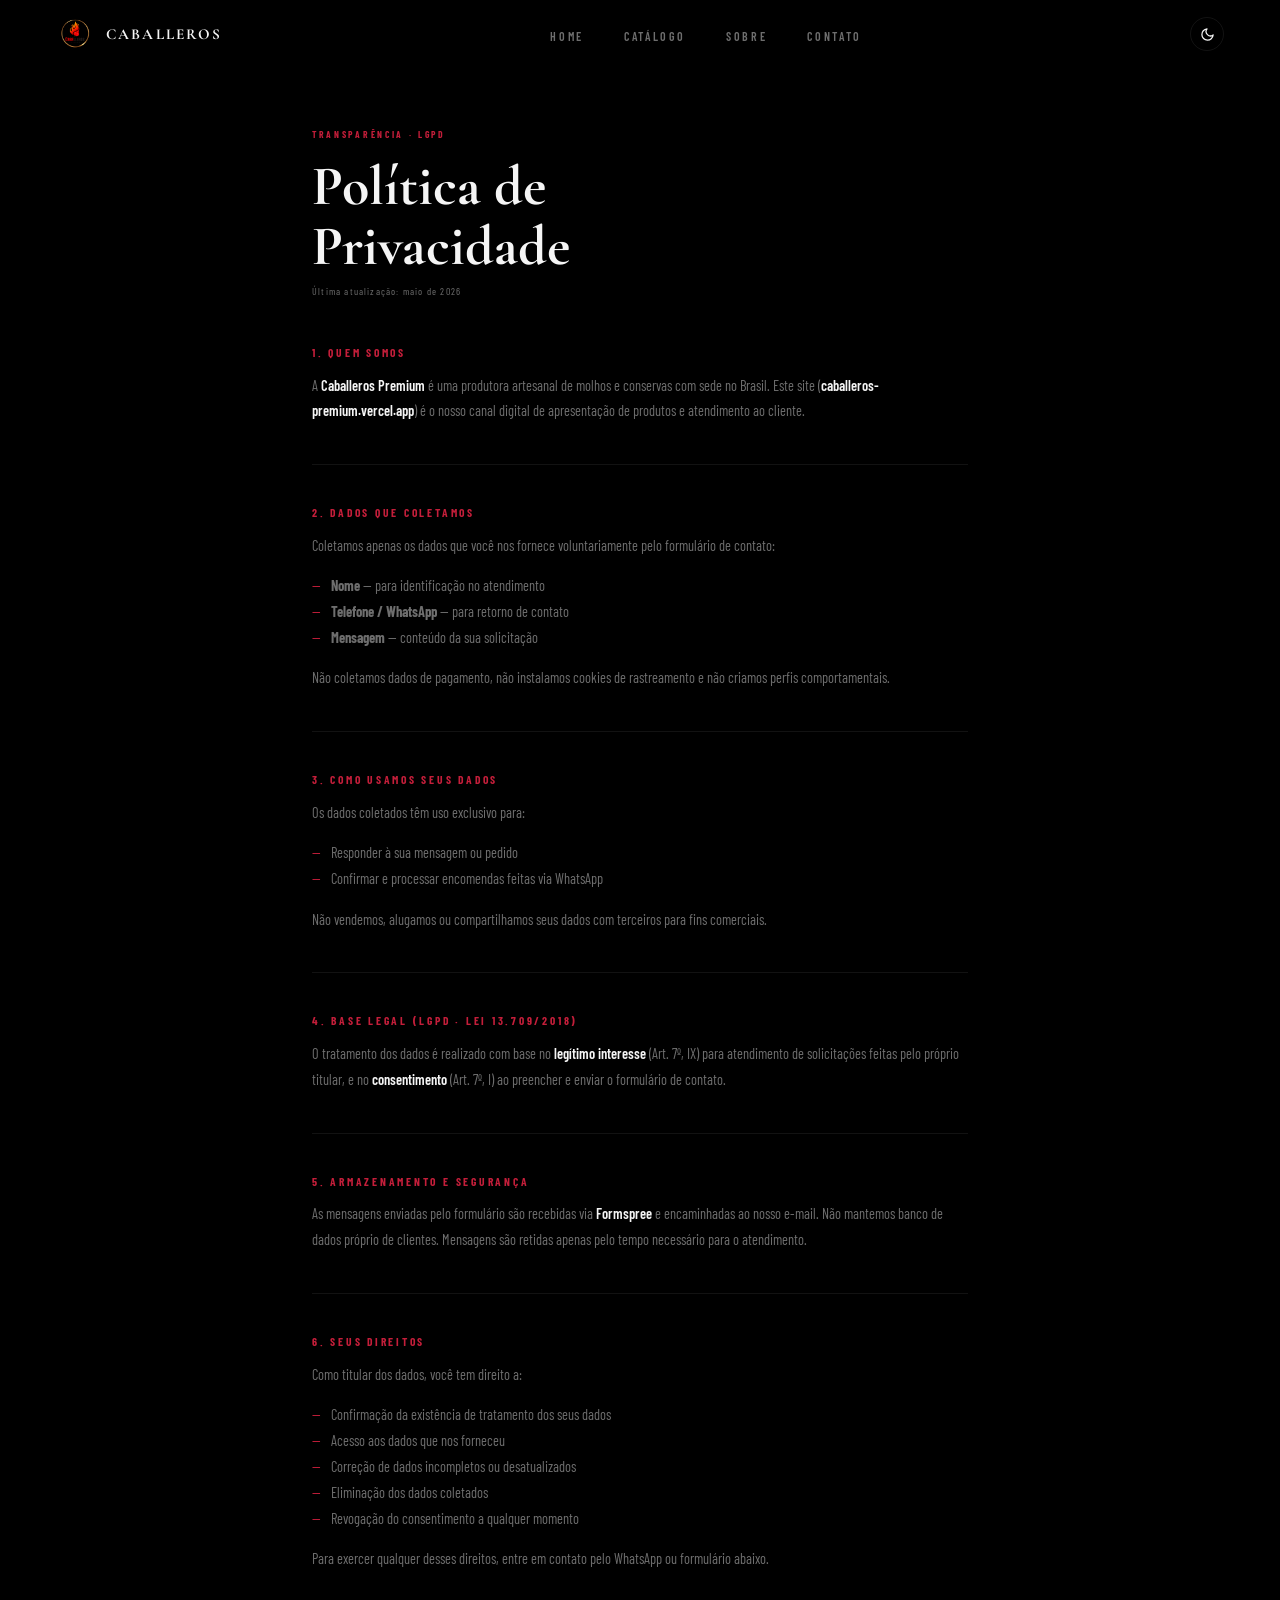
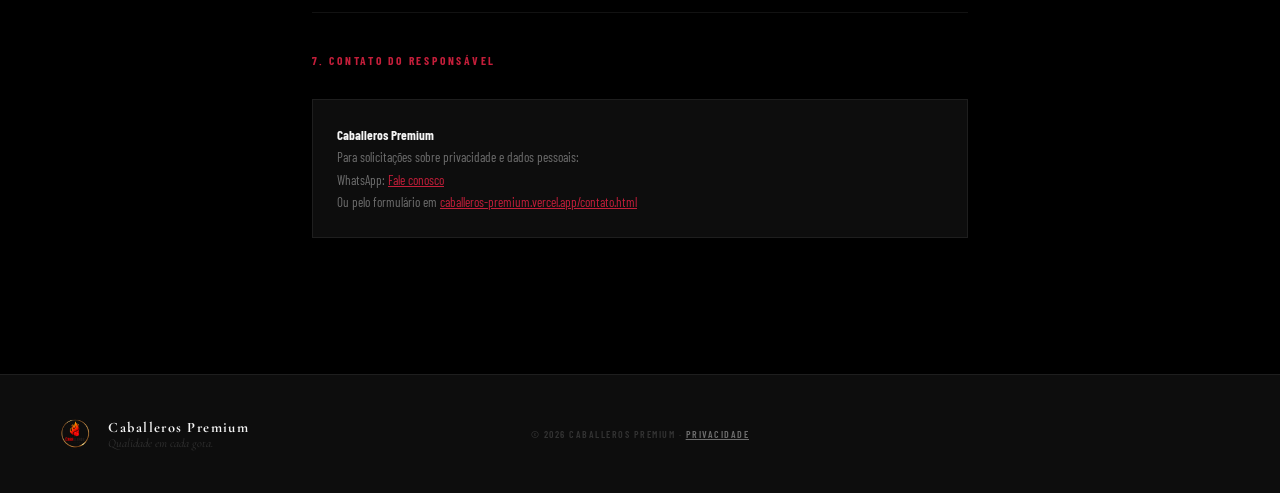
<file: privacidade.html>
<!DOCTYPE html>
<html lang="pt-BR">
<head>
<meta charset="UTF-8">
<meta name="viewport" content="width=device-width, initial-scale=1.0">
<title>Política de Privacidade — Caballeros Premium</title>
<link rel="icon" type="image/png" href="images/logo.png">
<meta name="robots" content="noindex">
<link rel="preconnect" href="https://fonts.googleapis.com">
<link rel="preconnect" href="https://fonts.gstatic.com" crossorigin>
<link href="https://fonts.googleapis.com/css2?family=Cormorant+Garamond:ital,wght@0,300;0,700;1,300;1,400&family=Barlow+Condensed:wght@400;600;700&display=swap" rel="stylesheet">
<link rel="stylesheet" href="css/styles.css">
<style>
.priv-wrap{max-width:720px;margin:0 auto;padding:8rem 2rem 6rem}
.priv-kicker{font-size:.6rem;font-weight:700;letter-spacing:.28em;text-transform:uppercase;color:var(--red);display:block;margin-bottom:1rem}
.priv-title{font-family:'Cormorant Garamond',serif;font-size:clamp(2rem,5vw,3.5rem);font-weight:700;line-height:1.08;margin-bottom:.5rem}
.priv-date{font-size:.62rem;letter-spacing:.12em;color:var(--txt2);margin-bottom:3rem;display:block}
.priv-section{margin-bottom:2.5rem}
.priv-h2{font-family:'Barlow Condensed',sans-serif;font-size:.72rem;font-weight:700;letter-spacing:.24em;text-transform:uppercase;color:var(--red);margin-bottom:.85rem}
.priv-p{font-size:.9rem;line-height:1.8;color:var(--txt2);margin-bottom:.9rem}
.priv-p strong{color:var(--txt);font-weight:600}
.priv-list{list-style:none;padding:0;margin-bottom:.9rem}
.priv-list li{font-size:.9rem;line-height:1.8;color:var(--txt2);padding-left:1.2rem;position:relative}
.priv-list li::before{content:'—';position:absolute;left:0;color:var(--red)}
.priv-divider{height:1px;background:var(--border);margin:2.5rem 0}
.priv-contact-box{background:var(--surface);border:1px solid var(--border);padding:1.5rem;margin-top:2rem}
.priv-contact-box p{font-size:.82rem;line-height:1.7;color:var(--txt2);margin:0}
.priv-contact-box strong{color:var(--txt)}
</style>
</head>
<body>

<nav id="nav" class="scrolled">
  <a href="index.html" class="nav-brand nav-brand-visible" id="nav-brand">
    <img src="images/logo.png" alt="Caballeros Premium">
    <span class="nav-brand-name">Caballeros</span>
  </a>
  <ul class="nav-links">
    <li><a href="index.html">Home</a></li>
    <li><a href="catalogo.html">Catálogo</a></li>
    <li><a href="sobre.html">Sobre</a></li>
    <li><a href="contato.html">Contato</a></li>
  </ul>
  <div class="nav-right">
    <button type="button" id="theme-toggle" class="theme-btn" aria-label="Alternar tema">
      <svg class="ico-sun" viewBox="0 0 24 24"><circle cx="12" cy="12" r="5"/><line x1="12" y1="1" x2="12" y2="3"/><line x1="12" y1="21" x2="12" y2="23"/><line x1="4.22" y1="4.22" x2="5.64" y2="5.64"/><line x1="18.36" y1="18.36" x2="19.78" y2="19.78"/><line x1="1" y1="12" x2="3" y2="12"/><line x1="21" y1="12" x2="23" y2="12"/><line x1="4.22" y1="19.78" x2="5.64" y2="18.36"/><line x1="18.36" y1="5.64" x2="19.78" y2="4.22"/></svg>
      <svg class="ico-moon" viewBox="0 0 24 24"><path d="M21 12.79A9 9 0 1 1 11.21 3 7 7 0 0 0 21 12.79z"/></svg>
    </button>
    <button type="button" id="nav-hamburger" class="nav-hamburger" aria-label="Menu">
      <span></span><span></span><span></span>
    </button>
  </div>
</nav>
<div class="mobile-menu" id="mobile-menu" role="dialog" aria-modal="true">
  <span class="mobile-menu-eyebrow">Caballeros Premium</span>
  <a href="index.html">Home</a>
  <a href="catalogo.html">Catálogo</a>
  <a href="sobre.html">Sobre</a>
  <a href="contato.html">Contato</a>
  <div class="mobile-menu-rule"></div>
</div>

<div class="priv-wrap">
  <span class="priv-kicker">Transparência · LGPD</span>
  <h1 class="priv-title">Política de<br>Privacidade</h1>
  <span class="priv-date">Última atualização: maio de 2026</span>

  <div class="priv-section">
    <div class="priv-h2">1. Quem somos</div>
    <p class="priv-p">A <strong>Caballeros Premium</strong> é uma produtora artesanal de molhos e conservas com sede no Brasil. Este site (<strong>caballeros-premium.vercel.app</strong>) é o nosso canal digital de apresentação de produtos e atendimento ao cliente.</p>
  </div>

  <div class="priv-divider"></div>

  <div class="priv-section">
    <div class="priv-h2">2. Dados que coletamos</div>
    <p class="priv-p">Coletamos apenas os dados que você nos fornece voluntariamente pelo formulário de contato:</p>
    <ul class="priv-list">
      <li><strong>Nome</strong> — para identificação no atendimento</li>
      <li><strong>Telefone / WhatsApp</strong> — para retorno de contato</li>
      <li><strong>Mensagem</strong> — conteúdo da sua solicitação</li>
    </ul>
    <p class="priv-p">Não coletamos dados de pagamento, não instalamos cookies de rastreamento e não criamos perfis comportamentais.</p>
  </div>

  <div class="priv-divider"></div>

  <div class="priv-section">
    <div class="priv-h2">3. Como usamos seus dados</div>
    <p class="priv-p">Os dados coletados têm uso exclusivo para:</p>
    <ul class="priv-list">
      <li>Responder à sua mensagem ou pedido</li>
      <li>Confirmar e processar encomendas feitas via WhatsApp</li>
    </ul>
    <p class="priv-p">Não vendemos, alugamos ou compartilhamos seus dados com terceiros para fins comerciais.</p>
  </div>

  <div class="priv-divider"></div>

  <div class="priv-section">
    <div class="priv-h2">4. Base legal (LGPD · Lei 13.709/2018)</div>
    <p class="priv-p">O tratamento dos dados é realizado com base no <strong>legítimo interesse</strong> (Art. 7º, IX) para atendimento de solicitações feitas pelo próprio titular, e no <strong>consentimento</strong> (Art. 7º, I) ao preencher e enviar o formulário de contato.</p>
  </div>

  <div class="priv-divider"></div>

  <div class="priv-section">
    <div class="priv-h2">5. Armazenamento e segurança</div>
    <p class="priv-p">As mensagens enviadas pelo formulário são recebidas via <strong>Formspree</strong> e encaminhadas ao nosso e-mail. Não mantemos banco de dados próprio de clientes. Mensagens são retidas apenas pelo tempo necessário para o atendimento.</p>
  </div>

  <div class="priv-divider"></div>

  <div class="priv-section">
    <div class="priv-h2">6. Seus direitos</div>
    <p class="priv-p">Como titular dos dados, você tem direito a:</p>
    <ul class="priv-list">
      <li>Confirmação da existência de tratamento dos seus dados</li>
      <li>Acesso aos dados que nos forneceu</li>
      <li>Correção de dados incompletos ou desatualizados</li>
      <li>Eliminação dos dados coletados</li>
      <li>Revogação do consentimento a qualquer momento</li>
    </ul>
    <p class="priv-p">Para exercer qualquer desses direitos, entre em contato pelo WhatsApp ou formulário abaixo.</p>
  </div>

  <div class="priv-divider"></div>

  <div class="priv-section">
    <div class="priv-h2">7. Contato do Responsável</div>
    <div class="priv-contact-box">
      <p><strong>Caballeros Premium</strong><br>
      Para solicitações sobre privacidade e dados pessoais:<br>
      WhatsApp: <a href="contato.html" style="color:var(--red)">Fale conosco</a><br>
      Ou pelo formulário em <a href="contato.html" style="color:var(--red)">caballeros-premium.vercel.app/contato.html</a></p>
    </div>
  </div>
</div>

<!-- FOOTER -->
<footer>
  <div class="fi">
    <div class="fb">
      <img src="images/logo.png" alt="Caballeros Premium">
      <div><div class="fbn">Caballeros Premium</div><div class="fbs">Qualidade em cada gota.</div></div>
    </div>
    <p class="fc">&copy; 2026 Caballeros Premium · <a href="privacidade.html" style="color:var(--txt2)">Privacidade</a></p>
  </div>
</footer>

<script>
const btn=document.getElementById('theme-toggle');
if(localStorage.getItem('caballeros-theme')==='light') document.body.classList.add('light');
btn.addEventListener('click',()=>{
  document.body.classList.toggle('light');
  localStorage.setItem('caballeros-theme',document.body.classList.contains('light')?'light':'dark');
});
const nav=document.getElementById('nav');
window.addEventListener('scroll',()=>nav.classList.toggle('scrolled',window.scrollY>10),{passive:true});
</script>
<script src="js/nav.js"></script>
</body>
</html>
</file>
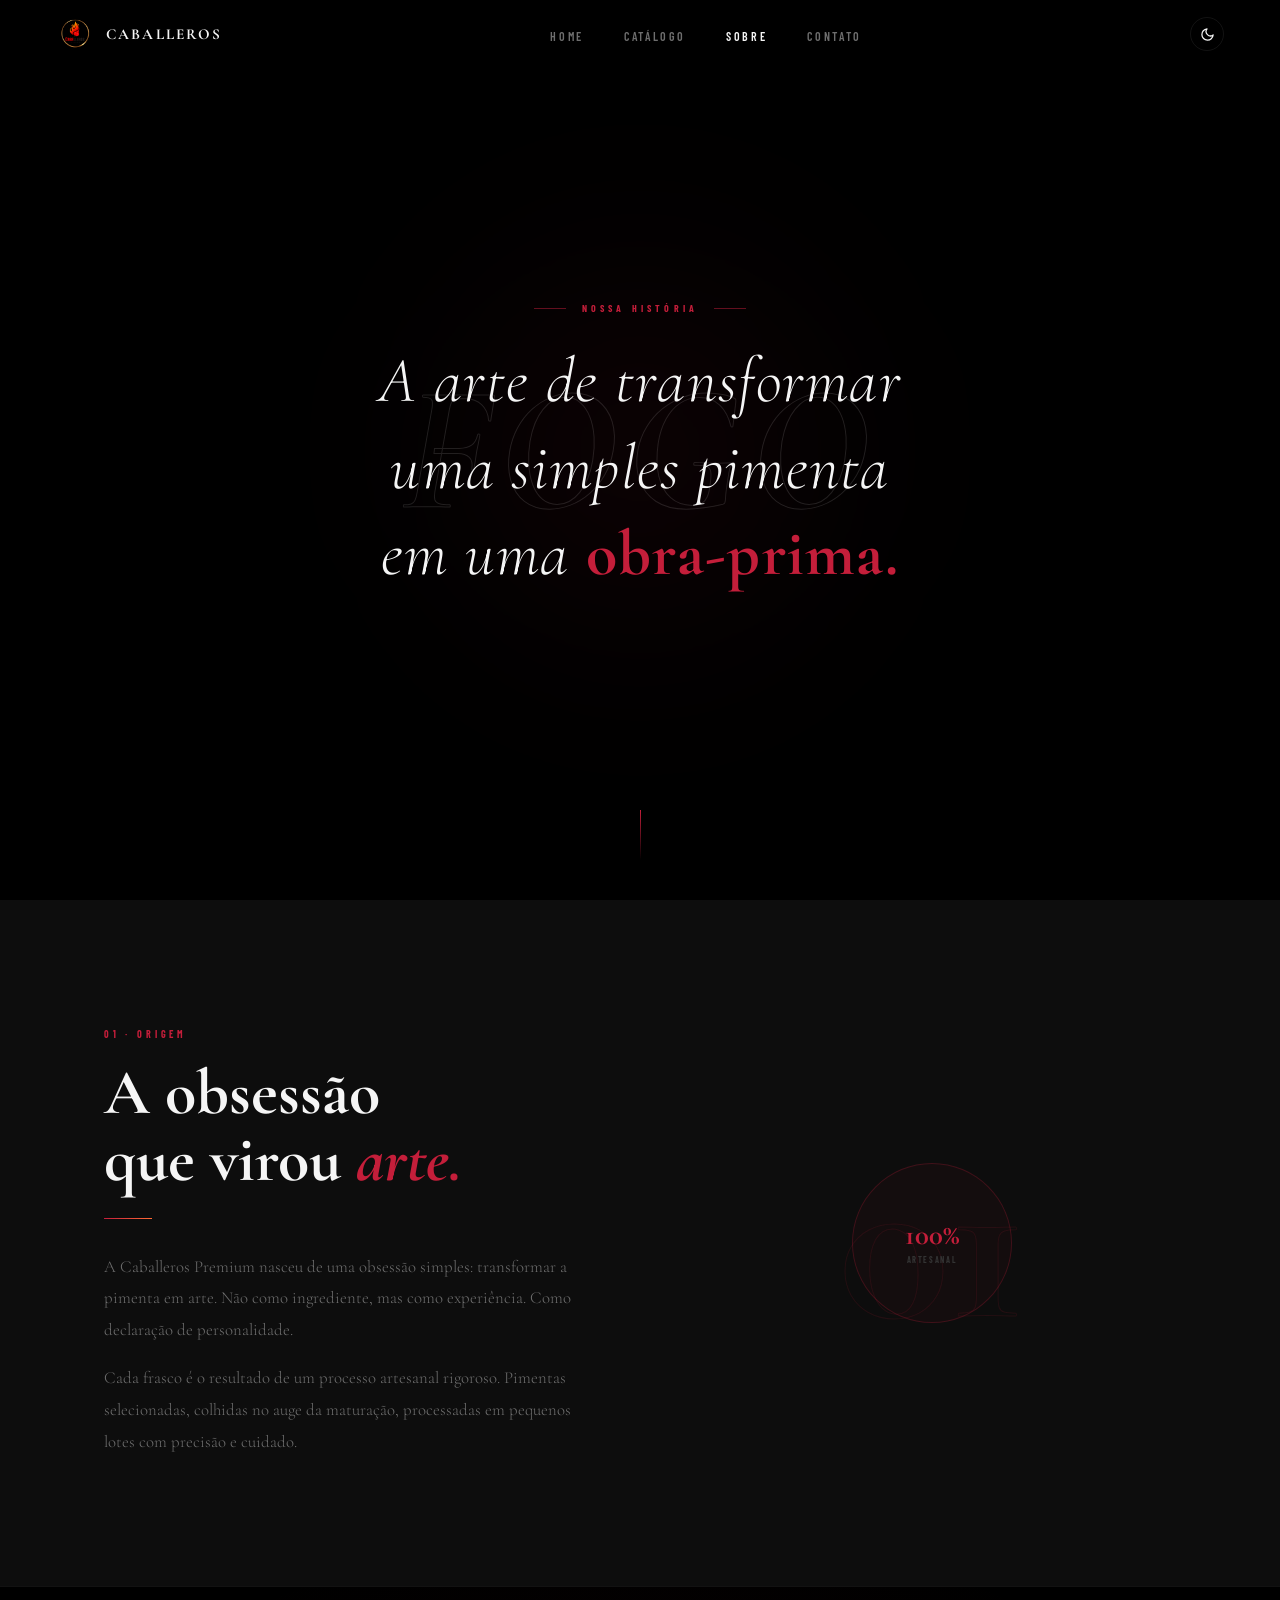
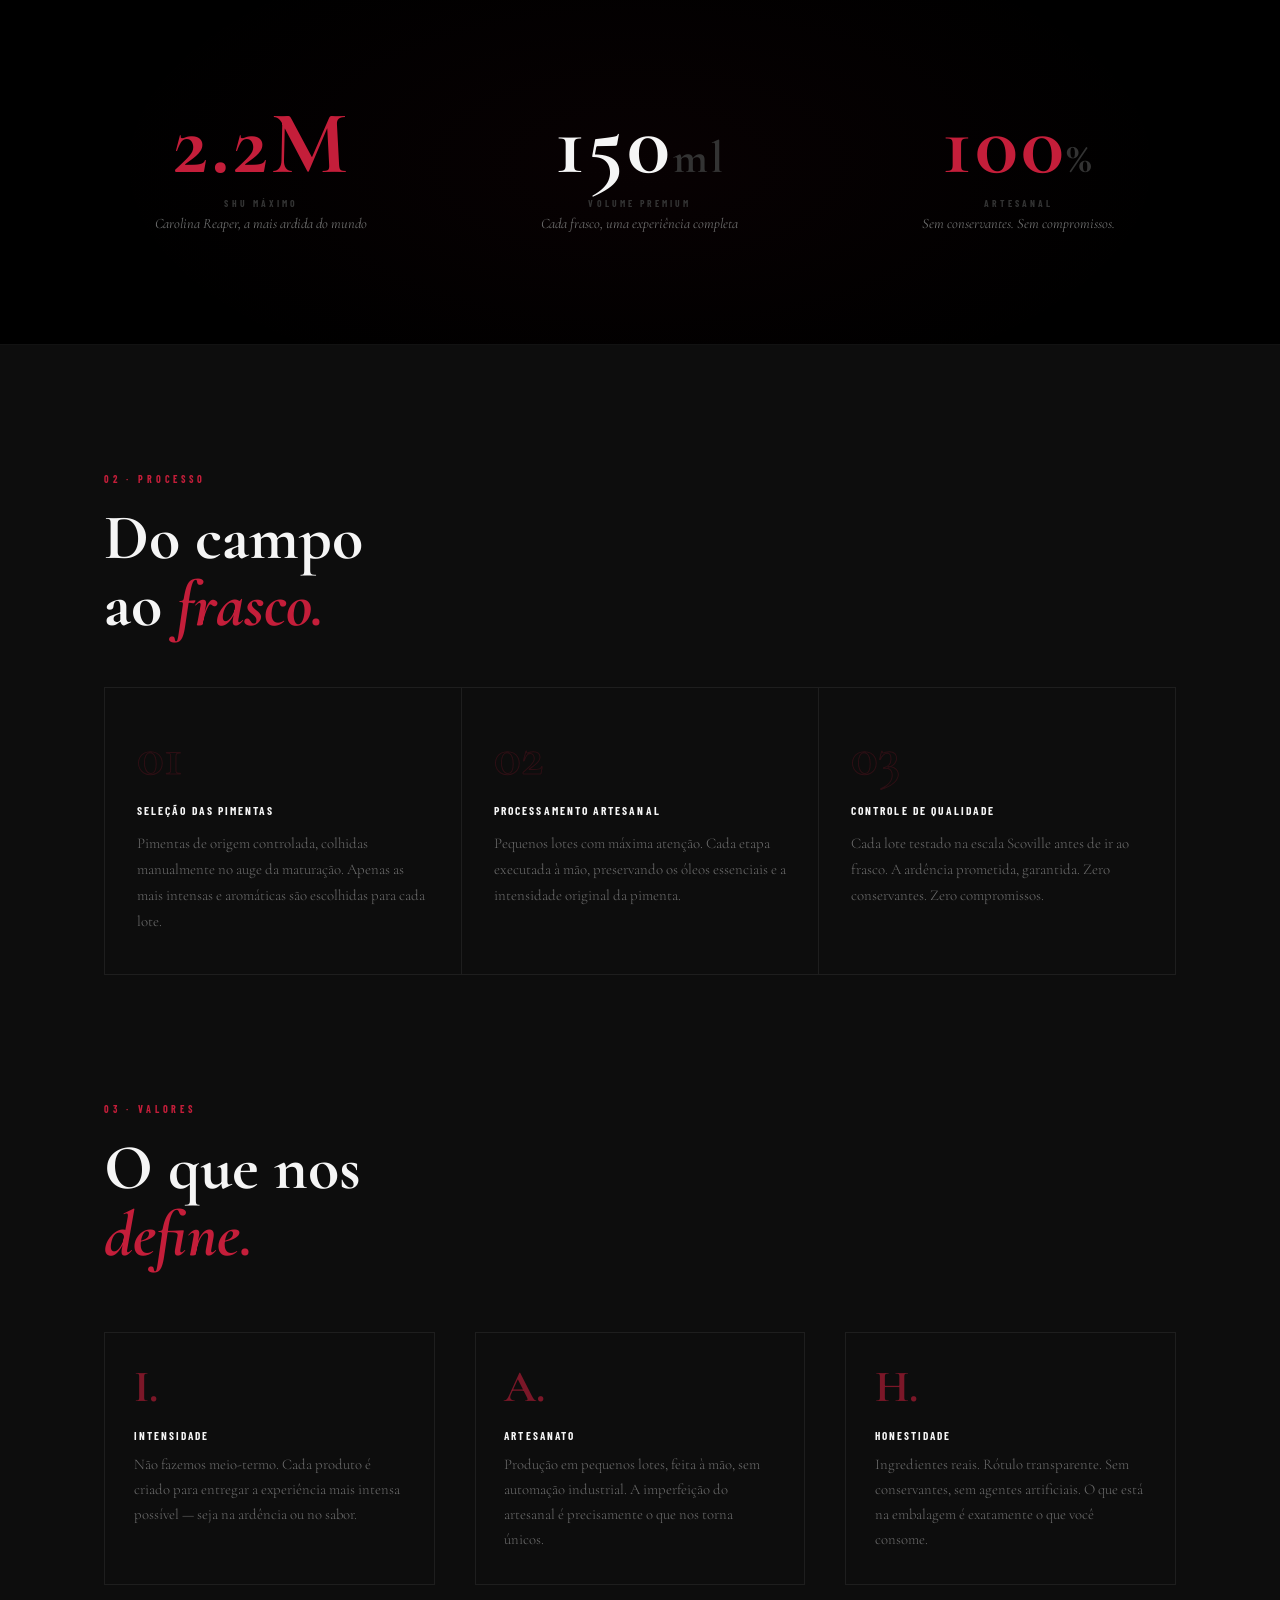
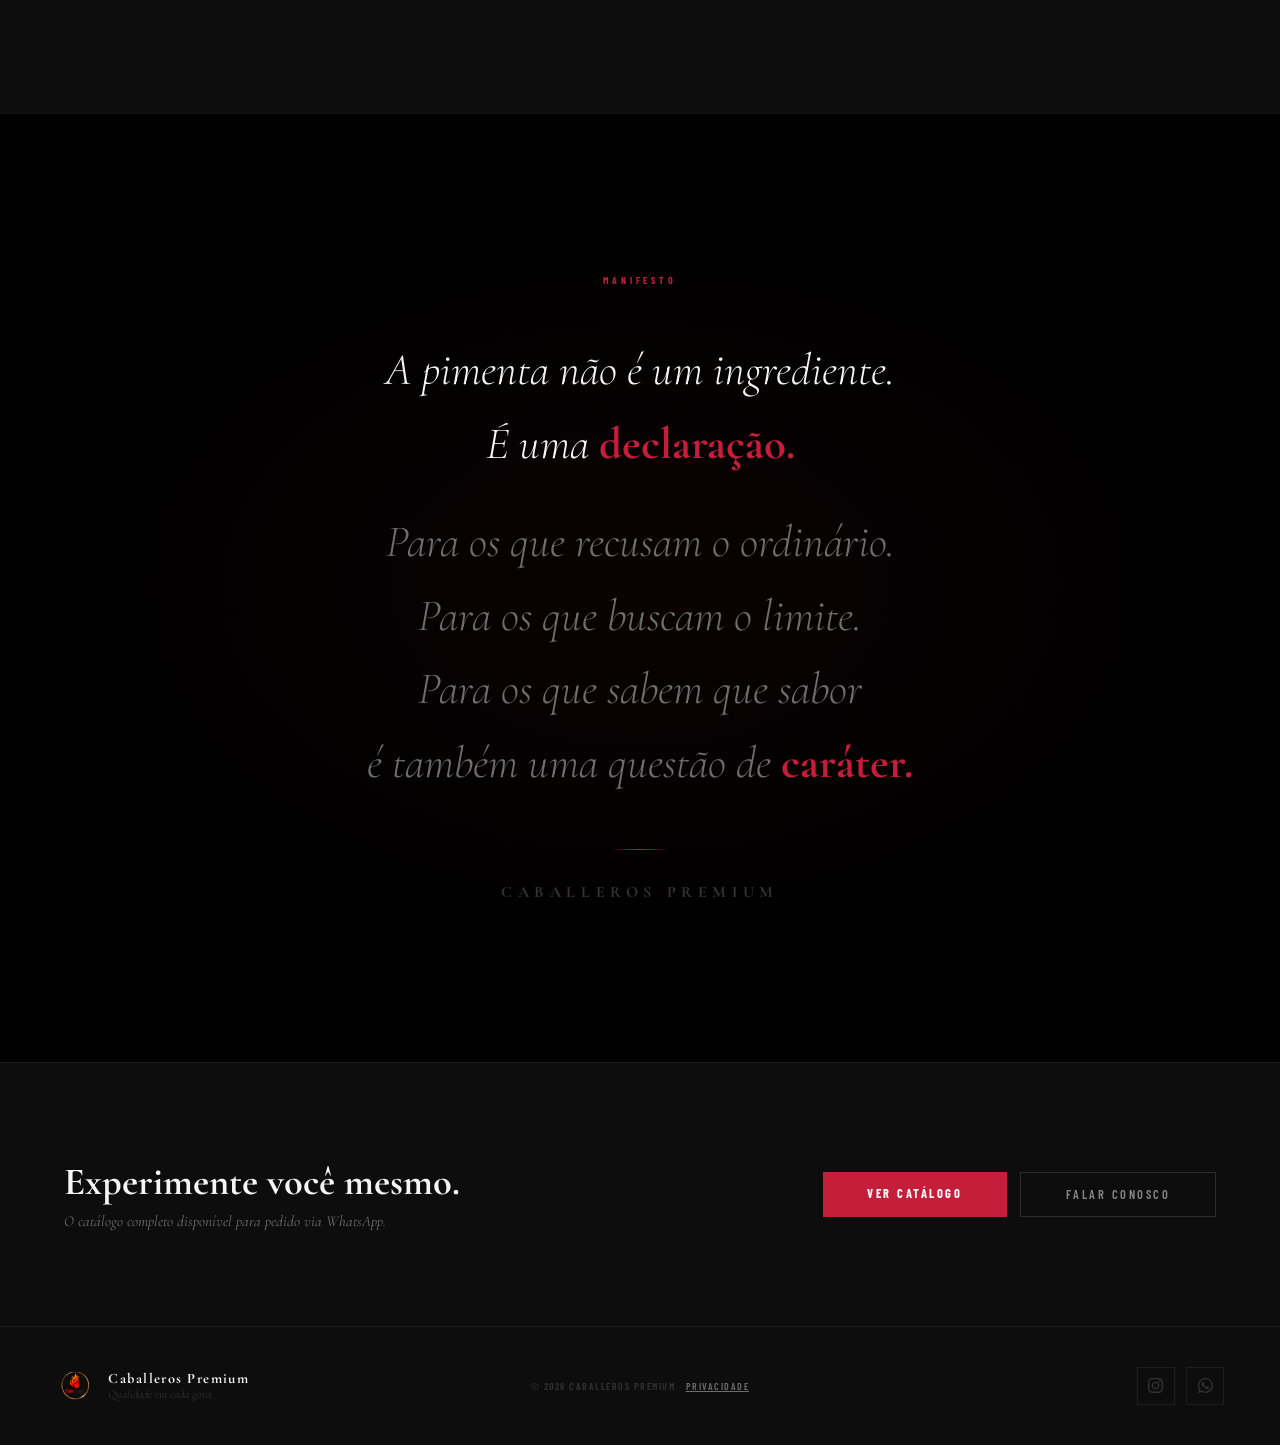
<file: sobre.html>
﻿<!DOCTYPE html>
<html lang="pt-BR">
<head>
<meta charset="UTF-8">
<meta name="viewport" content="width=device-width, initial-scale=1.0">
<title>Sobre — Caballeros Premium</title>
<link rel="icon" type="image/png" href="images/logo.png">
<meta name="description" content="Conheça a história da Caballeros Premium. Nascida de uma obsessão: transformar a pimenta em arte e experiência.">
<meta property="og:type" content="website">
<meta property="og:url" content="https://caballeros-premium.vercel.app/sobre.html">
<meta property="og:title" content="Sobre — Caballeros Premium">
<meta property="og:description" content="Nascida de uma obsessão: transformar a pimenta em arte e experiência.">
<meta property="og:image" content="https://caballeros-premium.vercel.app/images/logo.png">
<meta property="og:image:width" content="1024">
<meta property="og:image:height" content="1024">
<meta property="og:image:type" content="image/png">
<meta name="twitter:card" content="summary">
<meta name="twitter:title" content="Sobre — Caballeros Premium">
<meta name="twitter:description" content="Nascida de uma obsessão: transformar a pimenta em arte e experiência.">
<meta name="twitter:image" content="https://caballeros-premium.vercel.app/images/logo.png">
<link rel="preconnect" href="https://fonts.googleapis.com">
<link rel="preconnect" href="https://fonts.gstatic.com" crossorigin>
<link href="https://fonts.googleapis.com/css2?family=Cormorant+Garamond:ital,wght@0,300;0,700;1,300;1,400;1,700&family=Barlow+Condensed:wght@400;600;700&display=swap" rel="stylesheet">
<link rel="stylesheet" href="css/styles.css">
</head>
<body>

<nav id="nav" class="scrolled">
  <a href="index.html" class="nav-brand nav-brand-visible" id="nav-brand">
    <img src="images/logo.png" alt="Caballeros Premium">
    <span class="nav-brand-name">Caballeros</span>
  </a>
  <ul class="nav-links">
    <li><a href="index.html">Home</a></li>
    <li><a href="catalogo.html">Catálogo</a></li>
    <li><a href="sobre.html" class="nav-link-active">Sobre</a></li>
    <li><a href="contato.html">Contato</a></li>
  </ul>
  <div class="nav-right">
    <button type="button" id="theme-toggle" class="theme-btn" aria-label="Alternar tema">
      <svg class="ico-sun" viewBox="0 0 24 24"><circle cx="12" cy="12" r="5"/><line x1="12" y1="1" x2="12" y2="3"/><line x1="12" y1="21" x2="12" y2="23"/><line x1="4.22" y1="4.22" x2="5.64" y2="5.64"/><line x1="18.36" y1="18.36" x2="19.78" y2="19.78"/><line x1="1" y1="12" x2="3" y2="12"/><line x1="21" y1="12" x2="23" y2="12"/><line x1="4.22" y1="19.78" x2="5.64" y2="18.36"/><line x1="18.36" y1="5.64" x2="19.78" y2="4.22"/></svg>
      <svg class="ico-moon" viewBox="0 0 24 24"><path d="M21 12.79A9 9 0 1 1 11.21 3 7 7 0 0 0 21 12.79z"/></svg>
    </button>
    <button type="button" id="nav-hamburger" class="nav-hamburger" aria-label="Menu">
      <span></span><span></span><span></span>
    </button>
  </div>
</nav>
<div class="mobile-menu" id="mobile-menu" role="dialog" aria-modal="true">
  <span class="mobile-menu-eyebrow">Caballeros Premium</span>
  <a href="index.html">Home</a>
  <a href="catalogo.html">Catálogo</a>
  <a href="sobre.html">Sobre</a>
  <a href="contato.html">Contato</a>
  <div class="mobile-menu-rule"></div>
</div>

<!-- CINEMATIC OPENER -->
<section class="opener">
  <div class="opener-word">FOGO</div>
  <div class="opener-glow"></div>
  <div class="opener-content">
    <div class="opener-eyebrow">
      <span></span>Nossa História<span></span>
    </div>
    <p class="opener-main-txt">
      A arte de transformar<br>
      uma simples pimenta<br>
      em uma <strong>obra-prima.</strong>
    </p>
  </div>
  <div class="opener-arrow">
    <div class="opener-arrow-line"></div>
  </div>
</section>

<!-- ORIGIN -->
<section class="sb-section">
  <div class="sb-inner">
    <div class="origin-grid">
      <div>
        <span class="sb-kicker sr">01 · Origem</span>
        <h2 class="sb-title sr sr-delay-1">A obsessão<br>que virou <em>arte.</em></h2>
        <div class="sb-rule sr sr-delay-1"></div>
        <p class="sb-body sr sr-delay-2">A Caballeros Premium nasceu de uma obsessão simples: transformar a pimenta em arte. Não como ingrediente, mas como experiência. Como declaração de personalidade.</p>
        <p class="sb-body sr sr-delay-2 sb-body-gap">Cada frasco é o resultado de um processo artesanal rigoroso. Pimentas selecionadas, colhidas no auge da maturação, processadas em pequenos lotes com precisão e cuidado.</p>
      </div>
      <div class="origin-deco sr">
        <div class="origin-big-num">01</div>
        <div class="origin-badge">
          <span class="origin-badge-v">100%</span>
          <span class="origin-badge-l">Artesanal</span>
        </div>
      </div>
    </div>
  </div>
</section>

<!-- NUMBERS CALLOUT -->
<div class="numbers-section">
  <div class="numbers-grid">
    <div class="num-block">
      <div class="num-val"><span class="num-red">2.2M</span></div>
      <div class="num-label">SHU Máximo</div>
      <div class="num-desc">Carolina Reaper, a mais ardida do mundo</div>
    </div>
    <div class="num-block">
      <div class="num-val">150<span class="num-unit">ml</span></div>
      <div class="num-label">Volume Premium</div>
      <div class="num-desc">Cada frasco, uma experiência completa</div>
    </div>
    <div class="num-block">
      <div class="num-val"><span class="num-red">100</span><span class="num-unit">%</span></div>
      <div class="num-label">Artesanal</div>
      <div class="num-desc">Sem conservantes. Sem compromissos.</div>
    </div>
  </div>
</div>

<!-- PROCESS -->
<section class="sb-section sb-section-pb0">
  <div class="sb-inner sb-inner-pb0">
    <span class="sb-kicker sr">02 · Processo</span>
    <h2 class="sb-title sr sr-delay-1 sb-title-mb">Do campo<br>ao <em>frasco.</em></h2>
    <div class="process-grid">
      <div class="process-step sr">
        <div class="ps-num">01</div>
        <h3 class="ps-title">Seleção das Pimentas</h3>
        <p class="ps-body">Pimentas de origem controlada, colhidas manualmente no auge da maturação. Apenas as mais intensas e aromáticas são escolhidas para cada lote.</p>
      </div>
      <div class="process-step sr sr-delay-1">
        <div class="ps-num">02</div>
        <h3 class="ps-title">Processamento Artesanal</h3>
        <p class="ps-body">Pequenos lotes com máxima atenção. Cada etapa executada à mão, preservando os óleos essenciais e a intensidade original da pimenta.</p>
      </div>
      <div class="process-step sr sr-delay-2">
        <div class="ps-num">03</div>
        <h3 class="ps-title">Controle de Qualidade</h3>
        <p class="ps-body">Cada lote testado na escala Scoville antes de ir ao frasco. A ardência prometida, garantida. Zero conservantes. Zero compromissos.</p>
      </div>
    </div>
  </div>
</section>

<!-- VALUES -->
<section class="sb-section sb-section-surface">
  <div class="sb-inner">
    <span class="sb-kicker sr">03 · Valores</span>
    <h2 class="sb-title sr sr-delay-1">O que nos<br><em>define.</em></h2>
    <div class="values-grid">
      <div class="value-card">
        <div class="vc-icon">I.</div>
        <h3 class="vc-title">Intensidade</h3>
        <p class="vc-body">Não fazemos meio-termo. Cada produto é criado para entregar a experiência mais intensa possível — seja na ardência ou no sabor.</p>
      </div>
      <div class="value-card">
        <div class="vc-icon">A.</div>
        <h3 class="vc-title">Artesanato</h3>
        <p class="vc-body">Produção em pequenos lotes, feita à mão, sem automação industrial. A imperfeição do artesanal é precisamente o que nos torna únicos.</p>
      </div>
      <div class="value-card">
        <div class="vc-icon">H.</div>
        <h3 class="vc-title">Honestidade</h3>
        <p class="vc-body">Ingredientes reais. Rótulo transparente. Sem conservantes, sem agentes artificiais. O que está na embalagem é exatamente o que você consome.</p>
      </div>
    </div>
  </div>
</section>

<!-- MANIFESTO -->
<section class="manifesto">
  <span class="manifesto-kicker">Manifesto</span>
  <div class="manifesto-poem" id="manifesto-poem">
    <span class="mline">A pimenta não é um ingrediente.</span>
    <span class="mline">É uma <span class="accent">declaração.</span></span>
    <span class="mline mline-muted-mt">Para os que recusam o ordinário.</span>
    <span class="mline mline-muted">Para os que buscam o limite.</span>
    <span class="mline mline-muted">Para os que sabem que sabor</span>
    <span class="mline mline-muted">é também uma questão de <span class="accent">caráter.</span></span>
  </div>
  <div class="manifesto-rule"></div>
  <span class="manifesto-brand">Caballeros Premium</span>
</section>

<!-- FINAL CTA -->
<div class="final-cta">
  <div class="final-cta-txt">
    <h2>Experimente você mesmo.</h2>
    <p>O catálogo completo disponível para pedido via WhatsApp.</p>
  </div>
  <div class="final-cta-btns">
    <a href="catalogo.html" class="btn-primary">Ver Catálogo</a>
    <a href="contato.html" class="btn-ghost">Falar Conosco</a>
  </div>
</div>

<!-- FOOTER -->
<footer>
  <div class="fi">
    <div class="fb">
      <img src="images/logo.png" alt="Caballeros Premium">
      <div><div class="fbn">Caballeros Premium</div><div class="fbs">Qualidade em cada gota.</div></div>
    </div>
    <p class="fc">&copy; 2026 Caballeros Premium · <a href="privacidade.html" style="color:var(--txt2)">Privacidade</a></p>
    <div class="fs">
      <a href="#" class="sb" title="Instagram"><svg viewBox="0 0 24 24" fill="currentColor"><path d="M12 2.163c3.204 0 3.584.012 4.85.07 3.252.148 4.771 1.691 4.919 4.919.058 1.265.069 1.645.069 4.849 0 3.205-.012 3.584-.069 4.849-.149 3.225-1.664 4.771-4.919 4.919-1.266.058-1.644.07-4.85.07-3.204 0-3.584-.012-4.849-.07-3.26-.149-4.771-1.699-4.919-4.92-.058-1.265-.07-1.644-.07-4.849 0-3.204.013-3.583.07-4.849.149-3.227 1.664-4.771 4.919-4.919 1.266-.057 1.645-.069 4.849-.069zm0-2.163c-3.259 0-3.667.014-4.947.072-4.358.2-6.78 2.618-6.98 6.98-.059 1.281-.073 1.689-.073 4.948 0 3.259.014 3.668.072 4.948.2 4.358 2.618 6.78 6.98 6.98 1.281.058 1.689.072 4.948.072 3.259 0 3.668-.014 4.948-.072 4.354-.2 6.782-2.618 6.979-6.98.059-1.28.073-1.689.073-4.948 0-3.259-.014-3.667-.072-4.947-.196-4.354-2.617-6.78-6.979-6.98-1.281-.059-1.69-.073-4.949-.073zm0 5.838c-3.403 0-6.162 2.759-6.162 6.162s2.759 6.163 6.162 6.163 6.162-2.759 6.162-6.163c0-3.403-2.759-6.162-6.162-6.162zm0 10.162c-2.209 0-4-1.79-4-4 0-2.209 1.791-4 4-4s4 1.791 4 4c0 2.21-1.791 4-4 4zm6.406-11.845c-.796 0-1.441.645-1.441 1.44s.645 1.44 1.441 1.44c.795 0 1.439-.645 1.439-1.44s-.644-1.44-1.439-1.44z"/></svg></a>
      <a data-wa="Olá! Gostaria de entrar em contato com a Caballeros Premium." class="sb" title="WhatsApp" target="_blank" rel="noopener noreferrer"><svg viewBox="0 0 24 24" fill="currentColor"><path d="M17.472 14.382c-.297-.149-1.758-.867-2.03-.967-.273-.099-.471-.148-.67.15-.197.297-.767.966-.94 1.164-.173.199-.347.223-.644.075-.297-.15-1.255-.463-2.39-1.475-.883-.788-1.48-1.761-1.653-2.059-.173-.297-.018-.458.13-.606.134-.133.298-.347.446-.52.149-.174.198-.298.298-.497.099-.198.05-.371-.025-.52-.075-.149-.669-1.612-.916-2.207-.242-.579-.487-.5-.669-.51-.173-.008-.371-.01-.57-.01-.198 0-.52.074-.792.372-.272.297-1.04 1.016-1.04 2.479 0 1.462 1.065 2.875 1.213 3.074.149.198 2.096 3.2 5.077 4.487.709.306 1.262.489 1.694.625.712.227 1.36.195 1.871.118.571-.085 1.758-.719 2.006-1.413.248-.694.248-1.289.173-1.413-.074-.124-.272-.198-.57-.347m-5.421 7.403h-.004a9.87 9.87 0 01-5.031-1.378l-.361-.214-3.741.982.998-3.648-.235-.374a9.86 9.86 0 01-1.51-5.26c.001-5.45 4.436-9.884 9.888-9.884 2.64 0 5.122 1.03 6.988 2.898a9.825 9.825 0 012.893 6.994c-.003 5.45-4.437 9.884-9.885 9.884m8.413-18.297A11.815 11.815 0 0012.05 0C5.495 0 .16 5.335.157 11.892c0 2.096.547 4.142 1.588 5.945L.057 24l6.305-1.654a11.882 11.882 0 005.683 1.448h.005c6.554 0 11.89-5.335 11.893-11.893a11.821 11.821 0 00-3.48-8.413z"/></svg></a>
    </div>
  </div>
</footer>

<script>
const WA='5562999723558';
document.querySelectorAll('[data-wa]').forEach(el=>{
  const m=el.getAttribute('data-wa')||'';
  el.href='https://wa.me/'+WA+(m?'?text='+encodeURIComponent(m):'');
});

// Theme
const btn=document.getElementById('theme-toggle');
if(localStorage.getItem('caballeros-theme')==='light') document.body.classList.add('light');
btn.addEventListener('click',()=>{
  document.body.classList.toggle('light');
  localStorage.setItem('caballeros-theme',document.body.classList.contains('light')?'light':'dark');
});

// Nav
const nav=document.getElementById('nav');
window.addEventListener('scroll',()=>nav.classList.toggle('scrolled',window.scrollY>10),{passive:true});

// Scroll reveals (shared .sr + value-card + num-block + manifesto lines)
const io=new IntersectionObserver(entries=>{
  entries.forEach(e=>{
    if(e.isIntersecting){
      e.target.classList.add('in');
      io.unobserve(e.target);
    }
  });
},{threshold:0.15});
document.querySelectorAll('.sr,.value-card,.num-block').forEach(el=>io.observe(el));

// Manifesto: trigger lines when section enters view
const manifestoIO=new IntersectionObserver(entries=>{
  entries.forEach(e=>{
    if(e.isIntersecting){
      document.querySelectorAll('.mline').forEach(l=>l.classList.add('in'));
      manifestoIO.unobserve(e.target);
    }
  });
},{threshold:0.2});
const mp=document.getElementById('manifesto-poem');
if(mp) manifestoIO.observe(mp);
</script>
<script src="js/nav.js"></script>
<script defer src="https://cdn.vercel-insights.com/v1/speed-insights/script.js"></script>
</body>
</html>
</file>
<file: css/styles.css>
*,*::before,*::after{margin:0;padding:0;box-sizing:border-box}
:root{
  --red:#C41E3A;--gold:#D4A574;--fire:#FF6B35;--amber:#FFD700;
  --bg:#000;--surface:#0d0d0d;--card:#111;
  --border:rgba(255,255,255,0.07);--gold-dim:rgba(212,165,116,0.18);
  --txt:#F5F5F5;--txt2:#6e6e6e;--txt3:#333;
}
html{scroll-behavior:auto;overflow-x:clip;scroll-padding-top:68px}
body{font-family:'Barlow Condensed',sans-serif;background:var(--bg);color:var(--txt);overflow-x:clip;opacity:1;transition:opacity .35s ease}
body.page-leaving{opacity:0}
#produtos,#sobre,#contato{scroll-margin-top:68px}

/* ── LIGHT MODE ── */
body.light{
  --bg:#FAF7F2;--surface:#EEE9E1;--card:#FFFFFF;
  --border:rgba(0,0,0,.08);--gold-dim:rgba(196,148,68,.12);
  --txt:#1A1A1A;--txt2:#5A5A5A;--txt3:#A09888;
  background:var(--bg);color:var(--txt);
}
body.light .hero{background:var(--bg)}
body.light .hero-glow{opacity:.15}
body.light .story-section{background:var(--bg)}
body.light .sobre{background:var(--bg)}
body.light nav.scrolled{background:rgba(250,247,242,.97);border-bottom-color:rgba(0,0,0,.1)}
body.light .marquee{background:var(--surface)}
body.light .sobre-deco{-webkit-text-stroke-color:rgba(196,30,58,.04)}
body.light footer{background:var(--surface);border-top-color:rgba(0,0,0,.08)}
body.light .sc-dot{background:rgba(0,0,0,.15)}
body.light .cstage{background:var(--bg)}
body.light .story-bottle,
body.light #h-bottle img,
body.light .cimg{mix-blend-mode:multiply}

/* ── NAV ── */
nav{
  position:fixed;top:0;left:0;right:0;z-index:200;
  height:68px;display:flex;align-items:center;justify-content:space-between;
  padding:0 3.5rem;transition:background .5s,border-color .5s;
}
nav.scrolled{background:rgba(0,0,0,.93);border-bottom:1px solid var(--border);-webkit-backdrop-filter:blur(20px);backdrop-filter:blur(20px)}
.nav-right{display:flex;align-items:center;gap:.9rem}
.theme-btn{
  display:flex;align-items:center;justify-content:center;
  width:34px;height:34px;border-radius:50%;
  background:none;border:1px solid var(--border);
  cursor:pointer;color:var(--txt);
  transition:border-color .3s,color .3s,background .3s;
  flex-shrink:0;
}
.theme-btn:hover{border-color:var(--red);color:var(--red)}
.theme-btn svg{width:15px;height:15px;stroke:currentColor;fill:none;stroke-width:2;stroke-linecap:round;stroke-linejoin:round;pointer-events:none}
body.light .ico-moon{display:none}
body:not(.light) .ico-sun{display:none}

.nav-brand{
  display:flex;align-items:center;gap:.75rem;
  opacity:0;transition:opacity .6s ease;pointer-events:none;
}
.nav-brand.visible{opacity:1;pointer-events:auto}
.nav-brand-visible{opacity:1;pointer-events:auto;text-decoration:none}
.nav-link-active{color:var(--txt)!important}
.nav-brand img{height:38px;width:38px;border-radius:50%;object-fit:cover}
.nav-brand-name{
  font-family:'Cormorant Garamond',serif;
  font-size:.95rem;font-weight:700;letter-spacing:.14em;text-transform:uppercase;color:var(--txt)
}

.nav-links{display:flex;gap:2.5rem;list-style:none}
.nav-links a{font-size:.75rem;font-weight:600;letter-spacing:.22em;text-transform:uppercase;color:var(--txt2);text-decoration:none;transition:color .3s}
.nav-links a:hover{color:var(--txt)}

/* ── HAMBURGER ── */
.nav-hamburger{
  display:none;flex-direction:column;justify-content:center;gap:5px;
  background:none;border:none;cursor:pointer;padding:4px;
}
.nav-hamburger span{
  display:block;width:22px;height:1.5px;
  background:var(--txt);transition:transform .3s,opacity .3s;
}
body.menu-open{overflow:hidden}
body.menu-open .nav-hamburger span:nth-child(1){transform:rotate(45deg) translate(4px,4px)}
body.menu-open .nav-hamburger span:nth-child(2){opacity:0;transform:scaleX(0)}
body.menu-open .nav-hamburger span:nth-child(3){transform:rotate(-45deg) translate(4px,-4px)}

/* ── MOBILE MENU OVERLAY ── */
.mobile-menu{
  position:fixed;inset:0;z-index:998;
  background:var(--bg);
  display:flex;flex-direction:column;align-items:center;justify-content:center;gap:0;
  opacity:0;pointer-events:none;
  transition:opacity .35s;
}
.mobile-menu.open{opacity:1;pointer-events:auto}
.mobile-menu-eyebrow{
  font-size:.55rem;font-weight:700;letter-spacing:.4em;text-transform:uppercase;
  color:var(--txt3);margin-bottom:2.5rem;
}
.mobile-menu a{
  font-family:'Cormorant Garamond',serif;
  font-size:clamp(2.4rem,9vw,3.8rem);font-weight:700;letter-spacing:.05em;
  color:var(--txt);text-decoration:none;
  padding:.3rem 0;line-height:1.1;
  transition:color .25s,transform .25s;display:block;text-align:center;
}
.mobile-menu a:hover{color:var(--red);transform:translateX(6px)}
.mobile-menu a.mm-active{color:var(--red)}
.mobile-menu-rule{width:40px;height:1px;background:var(--border);margin:2.5rem 0 0}

/* ── HERO ── */
.hero{
  height:100vh;min-height:680px;
  display:flex;flex-direction:column;justify-content:center;
  position:relative;overflow:hidden;background:#000;
  padding:68px 3.5rem 0;
}

.hero-glow{
  position:absolute;right:5%;top:50%;
  width:600px;height:700px;
  background:radial-gradient(ellipse,rgba(196,30,58,.08) 0%,transparent 60%);
  filter:blur(80px);pointer-events:none;transform:translateY(-50%);
}

#h-ey{
  font-size:.68rem;font-weight:700;letter-spacing:.42em;text-transform:uppercase;
  color:var(--gold);margin-bottom:.9rem;display:flex;align-items:center;gap:1.2rem;
  position:relative;z-index:5;
}
.el{height:1px;width:44px;background:linear-gradient(90deg,transparent,var(--gold));opacity:.35}

#h-brand{
  font-family:'Cormorant Garamond',serif;
  font-size:clamp(64px,10.5vw,152px);font-weight:700;
  letter-spacing:.12em;line-height:.9;
  color:var(--txt);margin-bottom:1.6rem;
  position:relative;z-index:5;
}

.hero-cols{
  display:grid;grid-template-columns:55% 45%;
  align-items:center;width:100%;flex:1;
}

.hero-left{
  display:flex;flex-direction:column;align-items:flex-start;
  position:relative;z-index:5;
}

#h-rule{
  width:56px;height:1px;
  background:linear-gradient(90deg,var(--red),var(--fire));
  margin-bottom:1.8rem;
}

#h-tagline{
  font-family:'Cormorant Garamond',serif;font-style:italic;
  font-weight:300;font-size:clamp(1rem,1.8vw,1.2rem);
  color:var(--txt2);line-height:1.65;margin-bottom:2.2rem;max-width:340px;
}

#h-actions{display:flex;gap:1rem;margin-bottom:2.8rem}

.btn-primary{
  padding:.9rem 2.8rem;background:var(--red);color:#fff;
  font-family:'Barlow Condensed',sans-serif;font-size:.78rem;font-weight:700;
  letter-spacing:.2em;text-transform:uppercase;text-decoration:none;border:none;cursor:pointer;
  position:relative;overflow:hidden;transition:box-shadow .3s,transform .3s;
}
.btn-primary::after{content:'';position:absolute;inset:0;background:linear-gradient(90deg,transparent,rgba(255,255,255,.12),transparent);transform:translateX(-100%);transition:transform .6s}
.btn-primary:hover::after{transform:translateX(100%)}
.btn-primary:hover{box-shadow:0 12px 40px rgba(196,30,58,.35);transform:translateY(-2px)}
.btn-ghost{
  padding:.9rem 2.8rem;background:transparent;color:rgba(255,255,255,.5);
  font-family:'Barlow Condensed',sans-serif;font-size:.78rem;font-weight:600;
  letter-spacing:.2em;text-transform:uppercase;text-decoration:none;
  border:1px solid rgba(255,255,255,.13);transition:all .3s;
}
.btn-ghost:hover{border-color:rgba(255,255,255,.3);color:var(--txt)}

#h-stats{display:flex;gap:2.2rem;align-items:center;border-top:1px solid var(--border);padding-top:1.5rem}
.stat-v{font-family:'Cormorant Garamond',serif;font-size:1.55rem;font-weight:700;color:var(--red);line-height:1}
.stat-l{font-size:.58rem;font-weight:600;letter-spacing:.25em;text-transform:uppercase;color:var(--txt3);margin-top:.3rem}
.stat-div{width:1px;height:30px;background:var(--border)}

.hero-right{
  display:grid;
  grid-template-rows:auto 1fr;
  align-self:stretch;
  position:relative;z-index:5;
  padding-top:0.5rem;padding-bottom:1rem;
}

#h-badge{
  justify-self:center;
  align-self:start;
  padding-top:0.5rem;
}
#h-badge img{
  height:155px;width:155px;border-radius:50%;object-fit:cover;
  filter:drop-shadow(0 0 36px rgba(212,165,116,.55)) drop-shadow(0 0 80px rgba(196,30,58,.28));
  transition:filter .5s;
}
#h-badge img:hover{filter:drop-shadow(0 0 56px rgba(212,165,116,.75)) drop-shadow(0 0 110px rgba(196,30,58,.45))}

#h-bottle{
  position:relative;
  display:flex;align-items:center;justify-content:center;
}
.hero-pts{position:absolute;inset:0;pointer-events:none}
.p{position:absolute;border-radius:50%;opacity:0;animation:prise linear infinite}
.p1{width:2px;height:2px;background:var(--amber);left:43%;bottom:46%;animation-duration:3s;animation-delay:0s;--dx:12px}
.p2{width:3px;height:3px;background:var(--fire);left:53%;bottom:41%;animation-duration:4s;animation-delay:.8s;--dx:-9px}
.p3{width:2px;height:2px;background:var(--red);left:47%;bottom:51%;animation-duration:3.5s;animation-delay:1.5s;--dx:18px}
.p4{width:2px;height:2px;background:var(--gold);left:57%;bottom:43%;animation-duration:5s;animation-delay:.3s;--dx:-13px}
.p5{width:3px;height:3px;background:var(--amber);left:39%;bottom:39%;animation-duration:3.8s;animation-delay:2s;--dx:7px}
.p6{width:2px;height:2px;background:var(--fire);left:55%;bottom:56%;animation-duration:4.5s;animation-delay:1s;--dx:-17px}
@keyframes prise{0%{opacity:0;transform:translateY(0) translateX(0)}15%{opacity:.9}85%{opacity:.4}100%{opacity:0;transform:translateY(-110px) translateX(var(--dx))}}

#h-bottle img{
  height:clamp(300px,44vh,500px);width:auto;object-fit:contain;
  animation:float 6s ease-in-out infinite;
  -webkit-mask-image:radial-gradient(ellipse 72% 78% at 50% 50%,black 26%,rgba(0,0,0,.95) 50%,transparent 78%);
  mask-image:radial-gradient(ellipse 72% 78% at 50% 50%,black 26%,rgba(0,0,0,.95) 50%,transparent 78%);
}

.scroll-hint{
  position:absolute;bottom:2rem;left:50%;transform:translateX(-50%);
  display:flex;flex-direction:column;align-items:center;gap:.5rem;opacity:0;z-index:10
}
.scroll-hint-txt{font-size:.58rem;letter-spacing:.3em;text-transform:uppercase;color:var(--txt3)}
.scroll-hint-line{width:1px;height:44px;background:linear-gradient(to bottom,rgba(196,30,58,.8),transparent);animation:sdrop 2s ease-in-out infinite}
@keyframes sdrop{0%,100%{opacity:.3;transform:scaleY(.7);transform-origin:top}50%{opacity:1;transform:scaleY(1)}}

/* ── MARQUEE ── */
.marquee{background:var(--surface);border-top:1px solid var(--border);border-bottom:1px solid var(--border);padding:.9rem 0;overflow:hidden}
.marquee-track{display:inline-flex;white-space:nowrap;animation:mq 30s linear infinite}
.mi{font-size:.66rem;font-weight:700;letter-spacing:.3em;text-transform:uppercase;color:var(--txt3);padding:0 2.5rem}
.mi span{color:var(--red)}
@keyframes mq{from{transform:translateX(0)}to{transform:translateX(-50%)}}

/* ── STORY ── */
.story-section{background:#000}
.story-sticky{height:100vh;min-height:580px;display:grid;grid-template-columns:1fr 1fr}
.story-left{position:relative;display:flex;align-items:center;padding:0 0 0 4rem}
.chapter{position:absolute;opacity:0;transform:translateY(50px);max-width:480px}
.c-kicker{display:block;font-size:.68rem;font-weight:700;letter-spacing:.35em;text-transform:uppercase;color:var(--red);margin-bottom:1.2rem}
.c-hl{font-family:'Cormorant Garamond',serif;font-size:clamp(3rem,6vw,6rem);font-weight:700;line-height:1;color:var(--txt);margin-bottom:1rem}
.c-hl-num{font-size:clamp(3.5rem,7vw,7.5rem);letter-spacing:-.02em}
.c-sub{font-size:.7rem;font-weight:600;letter-spacing:.2em;text-transform:uppercase;color:var(--txt3);margin-bottom:1.5rem}
.c-body{font-family:'Cormorant Garamond',serif;font-weight:300;font-style:italic;font-size:1.08rem;color:var(--txt2);line-height:1.75;max-width:320px}
.story-heat-track{width:100%;max-width:320px;height:2px;background:rgba(255,255,255,.06);margin-top:1.5rem;position:relative}
.story-heat-fill{position:absolute;left:0;top:0;bottom:0;width:100%;background:linear-gradient(to right,var(--amber),var(--fire),var(--red));transform:scaleX(0);transform-origin:left}
.story-heat-dot{position:absolute;right:-1px;top:50%;transform:translateY(-50%);width:8px;height:8px;border-radius:50%;background:var(--red);box-shadow:0 0 12px var(--red)}
.c-actions{display:flex;gap:1rem;margin-top:2rem}

.story-right{display:flex;align-items:stretch;justify-content:center;position:relative;overflow:hidden}

/* ── Story Carousel ── */
.story-carousel{position:relative;width:100%;height:100%}
.bottle-glow-orb{position:absolute;width:380px;height:480px;top:50%;left:50%;transform:translate(-50%,-50%);background:radial-gradient(ellipse,rgba(196,30,58,.12) 0%,transparent 60%);filter:blur(60px);transition:background 1s ease;pointer-events:none;z-index:0}
.sc-slide{
  position:absolute;inset:0;
  display:flex;flex-direction:column;
  align-items:center;justify-content:center;
  opacity:0;transition:opacity .9s ease;
  pointer-events:none;
}
.sc-slide.active{opacity:1;pointer-events:auto}
.story-bottle{
  height:clamp(300px,50vh,540px);width:auto;max-width:clamp(200px,28vw,320px);object-fit:contain;
  position:relative;z-index:2;
  animation:float 6s ease-in-out infinite;
  -webkit-mask-image:radial-gradient(ellipse 68% 73% at 50% 50%,black 22%,rgba(0,0,0,.97) 48%,transparent 76%);
  mask-image:radial-gradient(ellipse 68% 73% at 50% 50%,black 22%,rgba(0,0,0,.97) 48%,transparent 76%);
}
.sc-info{
  position:absolute;bottom:2.5rem;
  text-align:center;z-index:3;
}
.sc-tag{
  display:inline-block;font-size:.56rem;font-weight:700;
  letter-spacing:.25em;text-transform:uppercase;
  padding:.3rem .8rem;border:1px solid currentColor;
  margin-bottom:.55rem;
}
.sc-name{
  font-family:'Cormorant Garamond',serif;font-size:1.25rem;font-weight:700;
  color:var(--txt);line-height:1.1;
}
.sc-shu{
  font-size:.58rem;font-weight:600;letter-spacing:.22em;
  text-transform:uppercase;color:var(--txt3);margin-top:.2rem;
}
.sc-dots{
  position:absolute;bottom:1rem;right:1.8rem;
  display:flex;gap:.45rem;z-index:5;
}
.sc-dot{
  width:6px;height:6px;border-radius:50%;
  background:rgba(255,255,255,.15);border:none;
  cursor:pointer;transition:background .3s,transform .3s;padding:0;
}
.sc-dot.active{background:var(--red);transform:scale(1.4)}

/* ── PRODUCTS ── */
.produtos{padding:8rem 0;background:var(--surface);position:relative}
.produtos::before{content:'';position:absolute;top:0;left:50%;transform:translateX(-50%);width:1px;height:60px;background:linear-gradient(to bottom,var(--red),transparent)}
.sec-header{text-align:center;margin-bottom:5rem;padding:0 3rem}
.sec-kicker{display:block;font-size:.68rem;font-weight:700;letter-spacing:.35em;text-transform:uppercase;color:var(--red);margin-bottom:1rem}
.sec-title{font-family:'Cormorant Garamond',serif;font-size:clamp(2.5rem,5vw,4rem);font-weight:700;color:var(--txt);letter-spacing:.04em;line-height:1}

.pgrid{display:grid;grid-template-columns:repeat(3,1fr);border-top:1px solid var(--border);border-left:1px solid var(--border)}
.pcard{border-right:1px solid var(--border);border-bottom:1px solid var(--border);position:relative;overflow:hidden;cursor:pointer;transition:background .4s}
.pcard:hover{background:rgba(255,255,255,.018)}

.ctag{position:absolute;top:1.2rem;left:1.2rem;z-index:3;font-size:.58rem;font-weight:700;letter-spacing:.2em;text-transform:uppercase;padding:.35rem .8rem;border:1px solid currentColor}
.te{color:var(--red);border-color:rgba(196,30,58,.4)}
.th{color:var(--fire);border-color:rgba(255,107,53,.4)}
.tm{color:var(--gold);border-color:rgba(212,165,116,.4)}
.tl{color:#a8c490;border-color:rgba(168,196,144,.35)}
.tp{color:#C8A84B;border-color:rgba(200,168,75,.35)}

.cstage{height:280px;display:flex;align-items:center;justify-content:center;background:#000;position:relative;overflow:hidden}
.cstage::after{content:'';position:absolute;bottom:0;left:0;right:0;height:50%;background:linear-gradient(to bottom,transparent,var(--surface))}
.camb{position:absolute;width:180px;height:180px;border-radius:50%;background:radial-gradient(circle,rgba(196,30,58,.08) 0%,transparent 70%);filter:blur(20px)}
.camb-leve{background:radial-gradient(circle,rgba(168,196,144,.1) 0%,transparent 70%)}
.camb-pequi{background:radial-gradient(circle,rgba(200,168,75,.1) 0%,transparent 70%)}
.cimg{
  height:220px;width:auto;object-fit:contain;position:relative;z-index:1;
  transition:transform .5s ease;
  -webkit-mask-image:radial-gradient(ellipse 65% 70% at 50% 50%,black 28%,rgba(0,0,0,.9) 53%,transparent 78%);
  mask-image:radial-gradient(ellipse 65% 70% at 50% 50%,black 28%,rgba(0,0,0,.9) 53%,transparent 78%);
}
.pcard:hover .cimg{transform:translateY(-8px) scale(1.04)}

.cbody{padding:1.8rem 2rem}
.ccat{font-size:.62rem;font-weight:700;letter-spacing:.28em;text-transform:uppercase;color:var(--red);margin-bottom:.5rem}
.cname{font-family:'Cormorant Garamond',serif;font-size:1.7rem;font-weight:700;color:var(--txt);line-height:1.05;margin-bottom:.7rem}
.cdesc{font-family:'Cormorant Garamond',serif;font-weight:300;font-style:italic;font-size:.9rem;color:var(--txt2);line-height:1.7;margin-bottom:1.5rem}

.heat-row{margin-bottom:1.5rem}
.heat-top{display:flex;justify-content:space-between;align-items:baseline;margin-bottom:.5rem}
.heat-lbl{font-size:.6rem;font-weight:700;letter-spacing:.2em;text-transform:uppercase;color:var(--txt3)}
.heat-shu{font-family:'Cormorant Garamond',serif;font-size:.85rem;font-weight:700;color:var(--gold)}
.heat-track{height:2px;background:rgba(255,255,255,.06);position:relative}
.heat-fill{height:100%;background:linear-gradient(to right,var(--amber),var(--fire),var(--red));position:relative}
.hf-100{width:100%}.hf-12{width:12%}.hf-0{width:0%;opacity:0}
.heat-fill::after{content:'';position:absolute;right:-1px;top:50%;transform:translateY(-50%);width:6px;height:6px;border-radius:50%;background:var(--red);box-shadow:0 0 8px var(--red)}

.cpills{display:flex;gap:.5rem;flex-wrap:wrap;margin-bottom:1.8rem}
.pill{font-size:.58rem;font-weight:600;letter-spacing:.15em;text-transform:uppercase;padding:.3rem .7rem;border:1px solid var(--border);color:var(--txt3)}
.cbtn{display:block;width:100%;padding:.85rem;font-family:'Barlow Condensed',sans-serif;font-size:.7rem;font-weight:700;letter-spacing:.2em;text-transform:uppercase;background:transparent;border:1px solid var(--border);color:var(--txt3);cursor:pointer;transition:all .3s;text-align:center;text-decoration:none}
.cbtn:hover{border-color:var(--red);color:var(--red)}

/* ── ABOUT ── */
.sobre{padding:8rem 0;background:#000;position:relative;overflow:hidden}
.sobre-deco{position:absolute;bottom:-.15em;right:-.05em;font-family:'Cormorant Garamond',serif;font-size:20vw;font-weight:700;color:transparent;-webkit-text-stroke:1px rgba(196,30,58,.04);line-height:1;pointer-events:none;-webkit-user-select:none;user-select:none}
.sobre-inner{max-width:1200px;margin:0 auto;padding:0 4rem;display:grid;grid-template-columns:1fr 1fr;gap:6rem;align-items:center;position:relative;z-index:1}
.sobre-ey{font-size:.68rem;font-weight:700;letter-spacing:.35em;text-transform:uppercase;color:var(--red);margin-bottom:1.5rem}
.sobre-h{font-family:'Cormorant Garamond',serif;font-size:clamp(2.5rem,4vw,3.8rem);font-weight:700;line-height:1.05;color:var(--txt);margin-bottom:2rem}
.sobre-h em{font-style:italic;color:var(--red)}
.sobre-rule{width:48px;height:1px;background:linear-gradient(to right,var(--red),var(--fire));margin-bottom:2rem}
.sobre-p{font-family:'Cormorant Garamond',serif;font-weight:300;font-size:1rem;line-height:1.9;color:var(--txt2);margin-bottom:1rem}

.pillars{display:flex;flex-direction:column}
.pillar{display:flex;gap:2rem;align-items:flex-start;padding:2rem 0;border-bottom:1px solid var(--border)}
.pillar:first-child{padding-top:0}
.pillar:last-child{border-bottom:none}
.pn{font-family:'Cormorant Garamond',serif;font-size:2.5rem;font-weight:700;color:var(--red);opacity:.25;line-height:1;min-width:1.8ch}
.ph{font-size:.72rem;font-weight:700;letter-spacing:.15em;text-transform:uppercase;color:var(--txt);margin-bottom:.5rem}
.pp{font-family:'Cormorant Garamond',serif;font-weight:300;font-size:.95rem;color:var(--txt2);line-height:1.7}

/* ── FOOTER ── */
footer{background:var(--surface);border-top:1px solid var(--border);padding:2.5rem 3.5rem}
.fi{display:grid;grid-template-columns:1fr auto 1fr;align-items:center;gap:2rem}
.fb{display:flex;align-items:center;gap:.9rem}
.fb img{height:38px;width:38px;border-radius:50%}
.fbn{font-family:'Cormorant Garamond',serif;font-size:.9rem;font-weight:700;letter-spacing:.1em;color:var(--txt)}
.fbs{font-family:'Cormorant Garamond',serif;font-style:italic;font-size:.75rem;color:var(--txt3)}
.fc{font-size:.62rem;font-weight:600;letter-spacing:.15em;text-transform:uppercase;color:var(--txt3);text-align:center}
.fs{display:flex;gap:.7rem;justify-content:flex-end}
.sb{width:38px;height:38px;border:1px solid var(--border);display:flex;align-items:center;justify-content:center;text-decoration:none;color:var(--txt3);transition:all .3s}
.sb:hover{border-color:rgba(196,30,58,.5);color:var(--red)}
.sb svg{width:15px;height:15px;fill:currentColor}

/* ── KEYFRAMES ── */
@keyframes float{0%,100%{transform:translateY(0) rotate(-.5deg)}50%{transform:translateY(-16px) rotate(.5deg)}}
.g-hidden{opacity:0;transform:translateY(30px)}

/* ── RESPONSIVE ── */

@media(max-width:1200px){
  .cstage{height:240px}
  .cimg{height:180px}
}

@media(max-width:900px){
  nav{padding:0 1.2rem}
  .nav-links{display:none}
  .nav-hamburger{display:flex}
  .nav-right{gap:.6rem}
  .theme-btn{width:30px;height:30px}

  .hero{
    height:100dvh;min-height:0;
    display:flex;flex-direction:column;
    justify-content:flex-start;
    padding:68px 1.2rem 0;overflow:hidden;
  }
  .hero-glow{display:none}

  #h-ey{font-size:.56rem;letter-spacing:.3em;margin-bottom:.5rem;gap:.5rem}
  #h-ey .el{width:16px}
  #h-brand{font-size:clamp(38px,9.5vw,58px);letter-spacing:.05em;line-height:.95;margin-bottom:.8rem}

  .hero-cols{display:block;flex:1;min-height:0;position:relative;grid-template-columns:unset}
  .hero-left{
    display:flex;flex-direction:column;align-items:flex-start;
    flex-shrink:0;max-width:62%;position:relative;z-index:2;
  }
  #h-rule{width:36px;margin-bottom:.7rem}
  #h-tagline{font-size:.82rem;line-height:1.5;margin-bottom:.9rem;max-width:100%}
  #h-actions{display:flex;gap:.55rem;margin-bottom:.9rem;flex-wrap:wrap}
  .btn-primary{padding:.7rem 1.3rem;font-size:.68rem}
  .btn-ghost{padding:.7rem 1.3rem;font-size:.68rem}
  #h-stats{gap:1rem;padding-top:.7rem;border-top:1px solid var(--border)}
  .stat-v{font-size:1rem}
  .stat-l{font-size:.5rem}

  .hero-right{
    display:block !important;position:absolute;
    right:0;top:0;bottom:0;width:55%;
    pointer-events:none;z-index:1;
  }
  #h-badge{position:absolute;top:.5rem;right:.8rem;padding:0;align-self:unset;justify-self:unset}
  #h-badge img{height:90px;width:90px}
  #h-bottle{
    position:absolute;bottom:0;left:0;right:0;
    display:flex;align-items:flex-end;justify-content:center;
    padding-bottom:.4rem;height:100%;
  }
  #h-bottle img{
    height:clamp(220px,46vh,360px);
    -webkit-mask-image:radial-gradient(ellipse 80% 88% at 50% 58%,black 28%,rgba(0,0,0,.9) 52%,transparent 80%);
    mask-image:radial-gradient(ellipse 80% 88% at 50% 58%,black 28%,rgba(0,0,0,.9) 52%,transparent 80%);
  }
  .hero-pts{display:none}
  .scroll-hint{display:none}

  .story-sticky{height:100dvh;min-height:0;grid-template-columns:1fr;grid-template-rows:1fr 42vh}
  .story-left{padding:2rem 1.2rem}
  .c-hl{font-size:clamp(2rem,8vw,3.5rem)}
  .c-body{font-size:.95rem;max-width:100%}
  .story-right{height:42vh}
  .story-bottle{height:clamp(160px,36vh,240px);max-width:clamp(120px,42vw,190px)}
  .sc-info{bottom:1.2rem}
  .sc-name{font-size:1rem}
  .sc-shu{font-size:.52rem}
  .sc-dots{bottom:.5rem;right:1rem}

  .produtos{padding:5rem 0}
  .sec-header{padding:0 1.2rem;margin-bottom:3rem}
  .pgrid{grid-template-columns:1fr}
  .cstage{height:260px}
  .cimg{height:200px}
  .cbody{padding:1.4rem 1.2rem}
  .cname{font-size:1.5rem}

  .sobre{padding:5rem 0}
  .sobre-inner{grid-template-columns:1fr;padding:0 1.2rem;gap:2.5rem}
  .sobre-deco{display:none}
  .sobre-h{font-size:clamp(2rem,6vw,2.8rem)}

  footer{padding:2rem 1.2rem}
  .fi{grid-template-columns:1fr;text-align:center;gap:1.2rem}
  .fb{justify-content:center}
  .fs{justify-content:center}
}

/* ═══════════════════════════════════════
   CATÁLOGO
   ═══════════════════════════════════════ */

/* ── CAT HERO ── */
.cat-hero{
  min-height:58vh;display:flex;flex-direction:column;justify-content:flex-end;
  padding:68px 4rem 4.5rem;position:relative;overflow:hidden;background:#000;
}
.cat-hero::before{
  content:'';position:absolute;inset:0;
  background:
    radial-gradient(ellipse 55% 70% at 75% 50%, rgba(196,30,58,.06) 0%, transparent 65%),
    repeating-linear-gradient(0deg,transparent,transparent 80px,rgba(255,255,255,.012) 80px,rgba(255,255,255,.012) 81px),
    repeating-linear-gradient(90deg,transparent,transparent 80px,rgba(255,255,255,.012) 80px,rgba(255,255,255,.012) 81px);
  pointer-events:none;
}
.cat-eyebrow{font-size:.63rem;font-weight:700;letter-spacing:.42em;text-transform:uppercase;color:var(--red);margin-bottom:1.2rem;display:flex;align-items:center;gap:1rem;opacity:0;animation:cat-up .6s .1s ease forwards}
.cat-eyebrow-line{height:1px;width:36px;background:var(--red);opacity:.6;display:block}
.cat-hero-h{font-family:'Cormorant Garamond',serif;font-size:clamp(4.5rem,11vw,10rem);font-weight:700;letter-spacing:.06em;line-height:.9;color:var(--txt);opacity:0;animation:cat-up .9s .25s ease forwards}
.cat-hero-h em{font-style:italic;color:var(--red)}
.cat-hero-meta{display:flex;align-items:center;gap:2.5rem;margin-top:2rem;opacity:0;animation:cat-up .7s .45s ease forwards}
.cat-meta-item{font-size:.6rem;font-weight:700;letter-spacing:.25em;text-transform:uppercase;color:var(--txt3)}
.cat-meta-item span{font-family:'Cormorant Garamond',serif;font-size:1.1rem;font-weight:700;color:var(--gold);display:block;margin-bottom:.2rem;letter-spacing:.04em}
.cat-meta-div{width:1px;height:30px;background:var(--border)}
@keyframes cat-up{from{opacity:0;transform:translateY(32px)}to{opacity:1;transform:translateY(0)}}

/* ── FILTER BAR ── */
.filter-bar{position:sticky;top:68px;z-index:100;background:rgba(0,0,0,.94);-webkit-backdrop-filter:blur(24px);backdrop-filter:blur(24px);border-bottom:1px solid var(--border);padding:.75rem 4rem;display:flex;align-items:center;gap:2rem;overflow-x:auto;scrollbar-width:none}
.filter-bar::-webkit-scrollbar{display:none}
.filter-lbl{font-size:.56rem;font-weight:700;letter-spacing:.32em;text-transform:uppercase;color:var(--txt3);white-space:nowrap;flex-shrink:0}
.filter-pills{display:flex;gap:.45rem}
.fpill{font-size:.6rem;font-weight:700;letter-spacing:.18em;text-transform:uppercase;padding:.38rem 1.1rem;border:1px solid var(--border);background:transparent;color:var(--txt3);cursor:pointer;transition:all .22s;white-space:nowrap}
.fpill:hover{border-color:rgba(196,30,58,.45);color:var(--txt)}
.fpill.active{border-color:var(--red);color:var(--red);background:rgba(196,30,58,.06)}
.filter-count{margin-left:auto;font-size:.56rem;font-weight:600;letter-spacing:.2em;text-transform:uppercase;color:var(--txt3);white-space:nowrap;flex-shrink:0}

/* ── LAYOUT ── */
.cat-layout{display:grid;grid-template-columns:1fr 72px}

/* ── PRODUCT BLOCKS ── */
.prod-block{border-bottom:1px solid var(--border);display:grid;grid-template-columns:1fr 1fr;min-height:500px;position:relative;overflow:hidden;transition:background .4s}
.prod-block:nth-child(even){direction:rtl}
.prod-block:nth-child(even)>*{direction:ltr}
.prod-block:hover{background:rgba(255,255,255,.014)}
.prod-visual{position:relative;overflow:hidden;background:#000;display:flex;align-items:center;justify-content:center}
.prod-visual-amb{position:absolute;inset:0;opacity:1;transition:opacity .6s;pointer-events:none}
.prod-block:hover .prod-visual-amb{opacity:1.6}
.prod-tag{position:absolute;top:1.4rem;left:1.4rem;z-index:3;font-size:.54rem;font-weight:700;letter-spacing:.22em;text-transform:uppercase;padding:.32rem .85rem;border:1px solid currentColor}
.prod-img-wrap{position:relative;z-index:2;padding:2.5rem 2rem;display:flex;align-items:center;justify-content:center}
.prod-img-wrap img{height:clamp(220px,32vh,370px);width:auto;object-fit:contain;transition:transform .7s ease;filter:drop-shadow(0 24px 60px rgba(0,0,0,.55))}
.prod-block:hover .prod-img-wrap img{transform:translateY(-14px) scale(1.04)}
body.light .prod-visual{background:var(--surface)}
body.light .prod-img-wrap img{mix-blend-mode:multiply}
.prod-details{display:flex;flex-direction:column;justify-content:center;padding:3rem 3.5rem;opacity:0;transform:translateY(28px);transition:opacity .7s ease,transform .7s ease}
.prod-details.in{opacity:1;transform:translateY(0)}
.prod-num{font-family:'Cormorant Garamond',serif;font-size:4.5rem;font-weight:700;color:transparent;-webkit-text-stroke:1px rgba(255,255,255,.06);line-height:1;margin-bottom:-.3rem;-webkit-user-select:none;user-select:none}
.prod-cat{font-size:.6rem;font-weight:700;letter-spacing:.28em;text-transform:uppercase;color:var(--red);margin-bottom:.55rem}
.prod-name{font-family:'Cormorant Garamond',serif;font-size:clamp(2.2rem,3.8vw,3.5rem);font-weight:700;line-height:1.05;color:var(--txt);margin-bottom:1rem}
.prod-heat-row{margin-bottom:2.2rem}
.prod-heat-head{display:flex;justify-content:space-between;align-items:baseline;margin-bottom:.55rem}
.prod-heat-lbl{font-size:.57rem;font-weight:700;letter-spacing:.22em;text-transform:uppercase;color:var(--txt3)}
.prod-heat-shu{font-family:'Cormorant Garamond',serif;font-size:1.05rem;font-weight:700;color:var(--gold)}
.prod-heat-track{height:2px;background:rgba(255,255,255,.06);position:relative}
.prod-heat-fill{height:100%;background:linear-gradient(to right,var(--amber),var(--fire),var(--red));width:0;transition:width 1.3s cubic-bezier(.16,1,.3,1);position:relative}
.prod-heat-fill::after{content:'';position:absolute;right:-3px;top:50%;transform:translateY(-50%);width:8px;height:8px;border-radius:50%;background:var(--red);box-shadow:0 0 10px var(--red),0 0 22px rgba(196,30,58,.4)}
.prod-heat-fill.zero::after{display:none}
/* ── Prices ── */
.prod-price-row{display:flex;align-items:baseline;gap:1.5rem;margin-bottom:1.2rem;padding-bottom:1.2rem;border-bottom:1px solid var(--border)}
.prod-price-unit{display:flex;align-items:baseline;gap:.35rem}
.ppu-val{font-family:'Cormorant Garamond',serif;font-size:2rem;font-weight:700;color:var(--txt);line-height:1}
.ppu-lbl{font-size:.58rem;font-weight:700;letter-spacing:.18em;text-transform:uppercase;color:var(--txt2)}
.prod-price-box{font-size:.6rem;font-weight:700;letter-spacing:.14em;text-transform:uppercase;color:var(--txt3)}
.prod-price-box span{color:var(--gold)}
/* ── Payment strip ── */
.payment-strip{background:var(--surface);border-top:1px solid var(--border);border-bottom:1px solid var(--border);padding:1.4rem 4rem;display:flex;align-items:center;gap:2.5rem;flex-wrap:wrap}
.pay-label{font-size:.58rem;font-weight:700;letter-spacing:.22em;text-transform:uppercase;color:var(--txt2);white-space:nowrap}
.pay-methods{display:flex;align-items:center;gap:1.2rem;flex-wrap:wrap}
.pay-item{display:flex;align-items:center;gap:.45rem;font-size:.65rem;font-weight:700;letter-spacing:.1em;text-transform:uppercase;color:var(--txt)}
.pay-pix{color:#32BCAD}
.pay-pix-tag{font-size:.52rem;background:rgba(50,188,173,.12);color:#32BCAD;border:1px solid rgba(50,188,173,.3);padding:.1rem .4rem;letter-spacing:.08em}
.pay-div{width:1px;height:16px;background:var(--border)}
.pay-note{font-size:.58rem;letter-spacing:.1em;color:var(--txt3);margin-left:auto}
@media(max-width:600px){.payment-strip{padding:1.2rem 1.2rem;gap:1rem}.pay-note{margin-left:0;width:100%}}
.prod-shelf{display:flex;align-items:center;gap:.4rem;font-size:.58rem;font-weight:600;letter-spacing:.1em;color:var(--txt3);margin-bottom:.75rem}
.prod-shelf svg{flex-shrink:0;color:var(--txt3)}
.prod-actions{display:flex}
.prod-cta{flex:1;padding:.8rem 1.4rem;text-align:center;text-decoration:none;font-family:'Barlow Condensed',sans-serif;font-size:.68rem;font-weight:700;letter-spacing:.2em;text-transform:uppercase;background:var(--red);color:#fff;border:none;cursor:pointer;transition:background .28s,box-shadow .28s}
.prod-cta:hover{background:var(--fire);box-shadow:0 8px 28px rgba(255,107,53,.28)}
.shu-muted{color:var(--txt2)}

/* ── SCOVILLE SIDEBAR ── */
.scoville-bar{position:sticky;top:calc(68px + 43px);height:calc(100vh - 68px - 43px);border-left:1px solid var(--border);display:flex;flex-direction:column;align-items:center;padding:1.5rem 0;overflow:hidden}
.sv-lbl-top{font-size:.5rem;font-weight:700;letter-spacing:.18em;text-transform:uppercase;color:var(--red);writing-mode:vertical-rl;margin-bottom:1rem;white-space:nowrap}
.sv-track{flex:1;width:2px;background:rgba(255,255,255,.06);position:relative;margin:0 auto;min-height:80px}
.sv-fill{position:absolute;bottom:0;left:0;right:0;background:linear-gradient(to top,var(--amber),var(--fire),var(--red));height:0;transition:height 1.2s ease}
.sv-dot{position:absolute;left:50%;transform:translateX(-50%);width:5px;height:5px;border-radius:50%;background:var(--red)}
.sv-dot-label{position:absolute;left:14px;font-size:.46rem;font-weight:700;letter-spacing:.05em;color:var(--txt3);white-space:nowrap;line-height:1}
.sv-lbl-bot{font-size:.5rem;font-weight:700;letter-spacing:.18em;text-transform:uppercase;color:var(--txt3);writing-mode:vertical-rl;margin-top:1rem;white-space:nowrap}
.sv-inner{flex:1;width:100%;display:flex;justify-content:center;position:relative}
.sv-dot-max{top:0%}
.sv-dot-80k{top:96.4%;background:#a8c490}
.sv-dot-60k{top:97.3%;background:var(--fire)}

/* ── AMBIENT GLOWS ── */
.amb-red{background:radial-gradient(ellipse 80% 80% at 50% 50%,rgba(196,30,58,.1) 0%,transparent 70%);filter:blur(50px)}
.amb-green{background:radial-gradient(ellipse 80% 80% at 50% 50%,rgba(168,196,144,.08) 0%,transparent 70%);filter:blur(50px)}
.amb-gold{background:radial-gradient(ellipse 80% 80% at 50% 50%,rgba(200,168,75,.08) 0%,transparent 70%);filter:blur(50px)}
.amb-fire{background:radial-gradient(ellipse 80% 80% at 50% 50%,rgba(255,107,53,.08) 0%,transparent 70%);filter:blur(50px)}

/* ── MINIMAL COMPARE ── */
.mcomp{padding:4rem 4rem 0;border-top:1px solid var(--border)}
.mcomp-kicker{font-size:.56rem;font-weight:700;letter-spacing:.38em;text-transform:uppercase;color:var(--txt3);margin-bottom:2.5rem;display:block}
.mcomp-row{display:grid;grid-template-columns:1fr 80px 130px 90px;align-items:center;padding:1.1rem 0;border-bottom:1px solid var(--border);transition:background .2s}
.mcomp-row:first-of-type{border-top:1px solid var(--border)}
.mcomp-row:hover{background:rgba(255,255,255,.012)}
.mcomp-name{font-family:'Cormorant Garamond',serif;font-size:1rem;font-weight:700;color:var(--txt)}
.mcomp-dots{display:flex;gap:4px;align-items:center}
.mcomp-dot{width:7px;height:7px;border-radius:50%}
.mcomp-dot-on{background:var(--red)}
.mcomp-dot-off{background:rgba(255,255,255,.1)}
.mcomp-shu{font-family:'Cormorant Garamond',serif;font-size:.88rem;font-weight:700;color:var(--gold);text-align:right}
.mcomp-shu-dim{color:var(--txt3)}
.mcomp-link{text-align:right;font-size:.55rem;font-weight:700;letter-spacing:.18em;text-transform:uppercase;color:var(--txt3);text-decoration:none;transition:color .2s}
.mcomp-link:hover{color:var(--red)}

/* ── DEPOIMENTOS ── */
.dep-section{padding:5rem 4rem;background:var(--surface);border-top:1px solid var(--border)}
.dep-kicker{display:flex;align-items:center;gap:1rem;font-size:.58rem;font-weight:700;letter-spacing:.28em;text-transform:uppercase;color:var(--txt2);margin-bottom:2.5rem}
.dep-kicker span{flex:1;height:1px;background:var(--border)}
.dep-grid{display:grid;grid-template-columns:repeat(3,1fr);gap:1.5rem;margin-bottom:1.5rem}
.dep-card{background:var(--card);border:1px solid var(--border);padding:1.8rem;display:flex;flex-direction:column;gap:1rem;transition:border-color .3s}
.dep-card:hover{border-color:rgba(196,30,58,.25)}
.dep-card-featured{border-color:rgba(196,30,58,.2);position:relative}
.dep-card-featured::before{content:'Destaque';position:absolute;top:-1px;left:1.8rem;font-size:.5rem;font-weight:700;letter-spacing:.2em;text-transform:uppercase;background:var(--red);color:#fff;padding:.2rem .6rem}
.dep-stars{color:var(--red);font-size:.85rem;letter-spacing:.1em}
.dep-txt{font-family:'Cormorant Garamond',serif;font-size:1.05rem;font-style:italic;line-height:1.7;color:var(--txt);flex:1}
.dep-author{display:flex;align-items:center;gap:.75rem;margin-top:auto}
.dep-avatar{width:36px;height:36px;border-radius:50%;background:var(--red);color:#fff;font-family:'Cormorant Garamond',serif;font-size:1rem;font-weight:700;display:flex;align-items:center;justify-content:center;flex-shrink:0}
.dep-name{font-size:.7rem;font-weight:700;letter-spacing:.1em;color:var(--txt)}
.dep-meta{font-size:.58rem;letter-spacing:.08em;color:var(--txt2);margin-top:.15rem}
.dep-note{font-size:.58rem;color:var(--txt3);letter-spacing:.06em;text-align:center;padding:.6rem;border:1px dashed var(--border)}
@media(max-width:768px){.dep-section{padding:3rem 1.2rem}.dep-grid{grid-template-columns:1fr}}
/* ── CTA STRIP ── */
.cta-strip{padding:4.5rem 4rem;background:#000;border-top:1px solid var(--border);display:flex;align-items:center;justify-content:space-between;gap:2rem}
.cta-strip-txt h2{font-family:'Cormorant Garamond',serif;font-size:clamp(1.8rem,3.2vw,2.8rem);font-weight:700;color:var(--txt)}
.cta-strip-txt p{font-family:'Cormorant Garamond',serif;font-style:italic;font-size:.95rem;color:var(--txt2);margin-top:.35rem}
.cta-pulse{position:relative;display:inline-flex;align-items:center;gap:.5rem}
.cta-pulse::before{content:'';width:7px;height:7px;border-radius:50%;background:#22c55e;animation:pulse-green 2s infinite}
.cta-pulse-txt{font-size:.58rem;font-weight:700;letter-spacing:.2em;text-transform:uppercase;color:var(--txt3)}
.cta-side{display:flex;flex-direction:column;align-items:flex-end;gap:.8rem}
.pulse-dot{width:7px;height:7px;border-radius:50%;background:#22c55e;animation:pulse-green 2s infinite;flex-shrink:0}
@keyframes pulse-green{0%,100%{opacity:1;box-shadow:0 0 0 0 rgba(34,197,94,.4)}50%{box-shadow:0 0 0 6px rgba(34,197,94,0)}}
body.light .cta-strip{background:var(--bg)}

@media(max-width:900px){
  .cat-hero{padding:68px 1.2rem 3rem}
  .filter-bar{padding:.65rem 1.2rem}
  .cat-layout{grid-template-columns:1fr}
  .scoville-bar{display:none}
  .prod-block{grid-template-columns:1fr;min-height:0}
  .prod-block:nth-child(even){direction:ltr}
  .prod-visual{min-height:260px;height:260px}
  .prod-img-wrap img{height:clamp(160px,24vh,220px);max-width:clamp(120px,40vw,180px)}
  .prod-details{padding:1.6rem 1.2rem;opacity:1;transform:none}
  .prod-name{font-size:2rem}
  .prod-num{font-size:3rem}
  .prod-actions{flex-direction:column}
  .mcomp{padding:3rem 1.2rem 0}
  .mcomp-row{grid-template-columns:1fr 70px 80px;gap:.4rem}
  .mcomp-dots{display:none}
  .cta-strip{flex-direction:column;text-align:center;padding:3rem 1.2rem}
}

/* ═══════════════════════════════════════
   SOBRE
   ═══════════════════════════════════════ */

/* ── CINEMATIC OPENER ── */
.opener{height:100vh;min-height:600px;display:flex;align-items:center;justify-content:center;position:relative;background:#000;overflow:hidden}
.opener-word{font-family:'Cormorant Garamond',serif;font-style:italic;font-size:clamp(5rem,14vw,13rem);font-weight:700;color:transparent;-webkit-text-stroke:1px rgba(255,255,255,.12);letter-spacing:.06em;line-height:1;text-align:center;position:absolute;z-index:0;-webkit-user-select:none;user-select:none;pointer-events:none}
.opener-glow{position:absolute;width:600px;height:600px;border-radius:50%;background:radial-gradient(circle,rgba(196,30,58,.08) 0%,transparent 65%);filter:blur(80px);pointer-events:none;animation:glow-pulse 4s ease-in-out infinite}
@keyframes glow-pulse{0%,100%{transform:scale(1);opacity:.6}50%{transform:scale(1.15);opacity:1}}
.opener-content{position:relative;z-index:2;text-align:center;opacity:0;animation:opener-in 1.2s .3s ease forwards}
.opener-eyebrow{font-size:.62rem;font-weight:700;letter-spacing:.42em;text-transform:uppercase;color:var(--red);margin-bottom:1.5rem;display:flex;align-items:center;justify-content:center;gap:1rem}
.opener-eyebrow span{height:1px;width:32px;background:var(--red);opacity:.5;display:block}
.opener-main-txt{font-family:'Cormorant Garamond',serif;font-style:italic;font-size:clamp(2.2rem,5vw,4rem);font-weight:300;color:var(--txt);line-height:1.35;letter-spacing:.02em}
.opener-main-txt strong{font-weight:700;color:var(--red);font-style:normal}
.opener-arrow{position:absolute;bottom:2.5rem;left:50%;transform:translateX(-50%);display:flex;flex-direction:column;align-items:center;gap:.5rem;z-index:2;animation:opener-in 1s 1.2s ease forwards;opacity:0}
.opener-arrow-line{width:1px;height:50px;background:linear-gradient(to bottom,var(--red),transparent);animation:drop 2s ease-in-out infinite}
@keyframes drop{0%,100%{opacity:.3;transform:scaleY(.6);transform-origin:top}50%{opacity:1;transform:scaleY(1)}}
@keyframes opener-in{from{opacity:0;transform:translateY(30px)}to{opacity:1;transform:translateY(0)}}

/* ── SECTIONS ── */
.sb-section{padding:8rem 0;position:relative}
.sb-section:nth-child(even){background:var(--surface)}
.sb-inner{max-width:1200px;margin:0 auto;padding:0 4rem}
.sb-kicker{font-size:.63rem;font-weight:700;letter-spacing:.38em;text-transform:uppercase;color:var(--red);margin-bottom:1.2rem;display:block}
.sb-title{font-family:'Cormorant Garamond',serif;font-size:clamp(2.5rem,5vw,4.2rem);font-weight:700;line-height:1.05;color:var(--txt);margin-bottom:1.5rem}
.sb-title em{font-style:italic;color:var(--red)}
.sb-rule{width:48px;height:1px;background:linear-gradient(to right,var(--red),var(--fire));margin-bottom:2rem}
.sb-body{font-family:'Cormorant Garamond',serif;font-weight:300;font-size:1.05rem;line-height:1.9;color:var(--txt2);max-width:600px}
.sb-body+.sb-body{margin-top:1rem}
.sb-body-gap{margin-top:1rem}
.sb-section-pb0{padding-bottom:0}
.sb-inner-pb0{padding-bottom:0}
.sb-title-mb{margin-bottom:3rem}
.sb-section-surface{background:var(--surface)}

/* ── ORIGIN ── */
.origin-grid{display:grid;grid-template-columns:1fr 1fr;gap:6rem;align-items:center}
.origin-deco{position:relative;display:flex;align-items:center;justify-content:center}
.origin-big-num{font-family:'Cormorant Garamond',serif;font-size:clamp(8rem,18vw,16rem);font-weight:700;color:transparent;-webkit-text-stroke:1px rgba(196,30,58,.12);line-height:1;-webkit-user-select:none;user-select:none}
.origin-badge{position:absolute;width:clamp(120px,16vw,160px);height:clamp(120px,16vw,160px);border-radius:50%;border:1px solid rgba(196,30,58,.25);display:flex;flex-direction:column;align-items:center;justify-content:center;text-align:center;gap:.3rem;background:rgba(196,30,58,.04)}
.origin-badge-v{font-family:'Cormorant Garamond',serif;font-size:1.8rem;font-weight:700;color:var(--red);line-height:1}
.origin-badge-l{font-size:.52rem;font-weight:700;letter-spacing:.2em;text-transform:uppercase;color:var(--txt3)}

/* ── NUMBERS ── */
.numbers-section{background:#000;padding:7rem 0;border-top:1px solid var(--border);border-bottom:1px solid var(--border);position:relative;overflow:hidden}
.numbers-section::before{content:'';position:absolute;inset:0;background:radial-gradient(ellipse 60% 100% at 50% 50%,rgba(196,30,58,.04) 0%,transparent 70%);pointer-events:none}
.numbers-grid{max-width:1200px;margin:0 auto;padding:0 4rem;display:grid;grid-template-columns:repeat(3,1fr);gap:4rem;text-align:center}
.num-block{opacity:0;transform:translateY(24px);transition:opacity .7s,transform .7s}
.num-block.in{opacity:1;transform:translateY(0)}
.num-block:nth-child(2){transition-delay:.15s}
.num-block:nth-child(3){transition-delay:.3s}
.num-val{font-family:'Cormorant Garamond',serif;font-size:clamp(3.5rem,7vw,6rem);font-weight:700;color:var(--txt);line-height:1;letter-spacing:.03em;margin-bottom:.5rem}
.num-val .num-red{color:var(--red)}
.num-unit{font-size:.5em;color:var(--txt3)}
.num-label{font-size:.6rem;font-weight:700;letter-spacing:.32em;text-transform:uppercase;color:var(--txt3)}
.num-desc{font-family:'Cormorant Garamond',serif;font-style:italic;font-size:.9rem;color:var(--txt2);margin-top:.4rem}
.num-div{width:1px;background:var(--border);margin:0 auto}

/* ── PROCESS ── */
.process-grid{display:grid;grid-template-columns:repeat(3,1fr);gap:0;border-left:1px solid var(--border);border-top:1px solid var(--border)}
.process-step{border-right:1px solid var(--border);border-bottom:1px solid var(--border);padding:2.5rem 2rem;position:relative;overflow:hidden;transition:background .3s}
.process-step:hover{background:rgba(255,255,255,.014)}
.process-step::before{content:'';position:absolute;top:0;left:0;right:0;height:2px;background:linear-gradient(to right,var(--red),var(--fire));transform:scaleX(0);transform-origin:left;transition:transform .4s ease}
.process-step:hover::before{transform:scaleX(1)}
.ps-num{font-family:'Cormorant Garamond',serif;font-size:3.5rem;font-weight:700;color:transparent;-webkit-text-stroke:1px rgba(196,30,58,.18);line-height:1;margin-bottom:1.2rem}
.ps-title{font-size:.72rem;font-weight:700;letter-spacing:.18em;text-transform:uppercase;color:var(--txt);margin-bottom:.8rem}
.ps-body{font-family:'Cormorant Garamond',serif;font-weight:300;font-size:.93rem;color:var(--txt2);line-height:1.75}

/* ── VALUES ── */
.values-grid{display:grid;grid-template-columns:repeat(3,1fr);gap:2.5rem;margin-top:4rem}
.value-card{padding:2rem 1.8rem;border:1px solid var(--border);position:relative;opacity:0;transform:translateY(24px);transition:opacity .6s,transform .6s,border-color .3s}
.value-card.in{opacity:1;transform:translateY(0)}
.value-card:nth-child(2){transition-delay:.1s}
.value-card:nth-child(3){transition-delay:.2s}
.value-card:hover{border-color:rgba(196,30,58,.3)}
.value-card::after{content:'';position:absolute;bottom:0;left:0;right:0;height:1px;background:linear-gradient(to right,var(--red),var(--fire));transform:scaleX(0);transform-origin:left;transition:transform .4s}
.value-card:hover::after{transform:scaleX(1)}
.vc-icon{font-family:'Cormorant Garamond',serif;font-size:2.8rem;font-weight:700;color:var(--red);line-height:1;margin-bottom:1.2rem;opacity:.6}
.vc-title{font-size:.7rem;font-weight:700;letter-spacing:.18em;text-transform:uppercase;color:var(--txt);margin-bottom:.6rem}
.vc-body{font-family:'Cormorant Garamond',serif;font-weight:300;font-size:.92rem;color:var(--txt2);line-height:1.7}

/* ── MANIFESTO ── */
.manifesto{padding:10rem 4rem;background:#000;text-align:center;position:relative;overflow:hidden;border-top:1px solid var(--border)}
.manifesto::before{content:'';position:absolute;inset:0;background:radial-gradient(ellipse 70% 60% at 50% 50%,rgba(196,30,58,.05) 0%,transparent 65%);pointer-events:none}
.manifesto-kicker{font-size:.62rem;font-weight:700;letter-spacing:.4em;text-transform:uppercase;color:var(--red);margin-bottom:3rem;display:block}
.manifesto-poem{font-family:'Cormorant Garamond',serif;font-style:italic;font-weight:300;font-size:clamp(1.6rem,3.5vw,2.8rem);line-height:1.65;color:var(--txt);max-width:760px;margin:0 auto;position:relative;z-index:1}
.manifesto-poem .mline{display:block;opacity:0;transform:translateY(20px);transition:opacity .8s,transform .8s}
.manifesto-poem .mline.in{opacity:1;transform:translateY(0)}
.manifesto-poem .mline:nth-child(2){transition-delay:.12s}
.manifesto-poem .mline:nth-child(3){transition-delay:.24s}
.manifesto-poem .mline:nth-child(4){transition-delay:.36s}
.manifesto-poem .mline:nth-child(5){transition-delay:.48s}
.manifesto-poem .mline:nth-child(6){transition-delay:.6s}
.manifesto-poem .accent{color:var(--red);font-style:normal;font-weight:700}
.mline-muted{color:var(--txt2)}
.mline-muted-mt{color:var(--txt2);display:block;margin-top:1.5rem}
.manifesto-rule{width:60px;height:1px;background:linear-gradient(to right,transparent,var(--red),transparent);margin:3rem auto 0}
.manifesto-brand{font-family:'Cormorant Garamond',serif;font-size:1rem;font-weight:700;letter-spacing:.35em;text-transform:uppercase;color:var(--txt3);margin-top:2rem;display:block}
body.light .manifesto{background:var(--bg)}

/* ── FINAL CTA ── */
.final-cta{padding:6rem 4rem;background:var(--surface);border-top:1px solid var(--border);display:flex;align-items:center;justify-content:space-between;gap:2rem}
.final-cta-txt h2{font-family:'Cormorant Garamond',serif;font-size:clamp(1.8rem,3vw,2.8rem);font-weight:700;color:var(--txt)}
.final-cta-txt p{font-family:'Cormorant Garamond',serif;font-style:italic;font-size:.95rem;color:var(--txt2);margin-top:.4rem}
.final-cta-btns{display:flex;gap:.8rem;flex-wrap:wrap}

/* ── SCROLL REVEALS ── */
.sr{opacity:0;transform:translateY(32px);transition:opacity .8s,transform .8s}
.sr.in{opacity:1;transform:translateY(0)}
.sr-delay-1{transition-delay:.1s}
.sr-delay-2{transition-delay:.2s}

body.light .opener{background:var(--bg)}
body.light .numbers-section{background:var(--bg)}
body.light .final-cta{background:var(--surface)}

@media(max-width:900px){
  .sb-section{padding:5rem 0}
  .sb-inner{padding:0 1.2rem}
  .origin-grid{grid-template-columns:1fr;gap:2.5rem}
  .origin-deco{display:none}
  .numbers-grid{grid-template-columns:1fr;padding:0 1.2rem;gap:2.5rem}
  .num-div{display:none}
  .process-grid{grid-template-columns:1fr}
  .values-grid{grid-template-columns:1fr;gap:1.2rem}
  .manifesto{padding:6rem 1.2rem}
  .final-cta{flex-direction:column;text-align:center;padding:3.5rem 1.2rem}
  .final-cta-btns{justify-content:center}
  .opener-word{font-size:clamp(4rem,22vw,8rem)}
  .opener-main-txt{font-size:clamp(1.4rem,5vw,2.2rem)}
}

/* ═══════════════════════════════════════
   CONTATO
   ═══════════════════════════════════════ */

/* ── PAGE GRID BACKGROUND ── */
body.ct-page::before{content:'';position:fixed;inset:0;z-index:-1;pointer-events:none;background-image:linear-gradient(rgba(196,30,58,.025) 1px,transparent 1px),linear-gradient(90deg,rgba(196,30,58,.025) 1px,transparent 1px);background-size:80px 80px;animation:grid-drift 40s linear infinite}
@keyframes grid-drift{from{background-position:0 0}to{background-position:80px 80px}}
body.light.ct-page::before{background-image:linear-gradient(rgba(196,30,58,.05) 1px,transparent 1px),linear-gradient(90deg,rgba(196,30,58,.05) 1px,transparent 1px)}

/* ── CT HEADER ── */
.ct-header{padding:8rem 4rem 5rem;text-align:center;position:relative;overflow:hidden}
.ct-header::after{content:'';position:absolute;bottom:0;left:50%;transform:translateX(-50%);width:1px;height:50px;background:linear-gradient(to bottom,var(--red),transparent)}
.ct-pre{font-size:.62rem;font-weight:700;letter-spacing:.42em;text-transform:uppercase;color:var(--red);margin-bottom:1.2rem;display:block;opacity:0;animation:ct-up .6s .1s ease forwards}
.ct-title{font-family:'Cormorant Garamond',serif;font-size:clamp(4rem,10vw,9rem);font-weight:700;letter-spacing:.06em;color:var(--txt);line-height:.9;opacity:0;animation:ct-up .9s .25s ease forwards}
.ct-title em{font-style:italic;color:var(--red)}
.ct-sub{font-family:'Cormorant Garamond',serif;font-style:italic;font-weight:300;font-size:clamp(1rem,1.8vw,1.25rem);color:var(--txt2);margin-top:1.5rem;max-width:500px;margin-left:auto;margin-right:auto;opacity:0;animation:ct-up .7s .4s ease forwards}
@keyframes ct-up{from{opacity:0;transform:translateY(28px)}to{opacity:1;transform:translateY(0)}}

/* ── WA CARDS ── */
.wa-section{padding:2rem 0 6rem}
.wa-grid{display:grid;grid-template-columns:repeat(3,1fr);max-width:1200px;margin:0 auto;padding:0 4rem;gap:1.5rem}
.wa-card{border:1px solid var(--border);padding:3rem 2.5rem;position:relative;overflow:hidden;cursor:pointer;transition:border-color .35s,background .35s,transform .35s;text-decoration:none;display:block}
.wa-card::before{content:'';position:absolute;inset:0;background:linear-gradient(135deg,rgba(196,30,58,.0) 0%,rgba(196,30,58,.06) 100%);opacity:0;transition:opacity .4s}
.wa-card:hover::before{opacity:1}
.wa-card:hover{border-color:rgba(196,30,58,.5);transform:translateY(-6px)}
.wa-card:hover .wc-icon-wrap{border-color:var(--red);background:rgba(196,30,58,.08)}
.wa-card:hover .wc-arrow{opacity:1;transform:translate(0,0)}
.wa-card.gold:hover{border-color:rgba(212,165,116,.6)}
.wa-card.gold::before{background:linear-gradient(135deg,rgba(212,165,116,.0) 0%,rgba(212,165,116,.06) 100%)}
.wa-card.gold:hover .wc-icon-wrap{border-color:var(--gold);background:rgba(212,165,116,.08)}
.wc-icon-wrap{width:52px;height:52px;border-radius:50%;border:1px solid var(--border);display:flex;align-items:center;justify-content:center;margin-bottom:1.8rem;transition:border-color .35s,background .35s}
.wc-icon-wrap svg{width:22px;height:22px;fill:currentColor}
.wc-tag{font-size:.56rem;font-weight:700;letter-spacing:.25em;text-transform:uppercase;color:var(--red);margin-bottom:.7rem;display:block}
.wc-tag.gold-tag{color:var(--gold)}
.wc-title{font-family:'Cormorant Garamond',serif;font-size:1.7rem;font-weight:700;color:var(--txt);line-height:1.1;margin-bottom:.8rem}
.wc-desc{font-family:'Cormorant Garamond',serif;font-weight:300;font-style:italic;font-size:.92rem;color:var(--txt2);line-height:1.7;margin-bottom:2rem}
.wc-action{display:flex;align-items:center;gap:.6rem;font-size:.62rem;font-weight:700;letter-spacing:.2em;text-transform:uppercase;color:var(--txt3);transition:color .3s}
.wa-card:hover .wc-action{color:var(--red)}
.wa-card.gold:hover .wc-action{color:var(--gold)}
.wc-action-line{height:1px;width:24px;background:currentColor;flex-shrink:0;transition:width .3s}
.wa-card:hover .wc-action-line{width:36px}
.wc-arrow{position:absolute;top:2rem;right:2rem;opacity:0;transform:translate(-6px,6px);transition:opacity .3s,transform .3s;color:var(--red)}
.wa-card.gold .wc-arrow{color:var(--gold)}
.wc-icon-wrap.ico-red svg{color:var(--red)}
.wc-icon-wrap.ico-neutral svg{color:var(--txt2)}
.wc-icon-wrap.ico-gold svg{color:var(--gold)}
.wc-action.wc-action-gold{color:var(--gold)}
.wc-action.wc-action-gold .wc-action-line{background:var(--gold)}
.wc-arrow.wc-arrow-gold{color:var(--gold)}

/* ── DIVIDER ── */
.section-div{max-width:1200px;margin:0 auto;padding:0 4rem;display:flex;align-items:center;gap:1.5rem}
.sd-line{flex:1;height:1px;background:var(--border)}
.sd-label{font-size:.58rem;font-weight:700;letter-spacing:.3em;text-transform:uppercase;color:var(--txt3);white-space:nowrap}

/* ── MESSAGE FORM ── */
.order-section{padding:5rem 0 7rem}
.order-inner{max-width:600px;margin:0 auto;padding:0 4rem}
.order-inner h2{font-family:'Cormorant Garamond',serif;font-size:clamp(1.8rem,3vw,2.6rem);font-weight:700;color:var(--txt);margin-bottom:.5rem}
.order-inner p{font-family:'Cormorant Garamond',serif;font-style:italic;font-size:.95rem;color:var(--txt2);margin-bottom:2.5rem}
.form-group{position:relative;margin-bottom:1.2rem}
.form-group textarea~label,.form-group input~label{position:absolute;left:1rem;top:50%;transform:translateY(-50%);font-size:.7rem;font-weight:700;letter-spacing:.2em;text-transform:uppercase;color:var(--txt3);pointer-events:none;transition:top .22s,font-size .22s,color .22s,transform .22s}
.form-group textarea~label{top:1.2rem;transform:none}
.form-group input:focus~label,.form-group input:not(:placeholder-shown)~label,.form-group textarea:focus~label,.form-group textarea:not(:placeholder-shown)~label{top:-.55rem;transform:none;font-size:.52rem;color:var(--red);background:var(--bg);padding:0 .3rem;left:.7rem}
body.light .form-group input:focus~label,body.light .form-group input:not(:placeholder-shown)~label,body.light .form-group textarea:focus~label,body.light .form-group textarea:not(:placeholder-shown)~label{background:var(--bg)}
.form-input,.form-textarea{width:100%;padding:.85rem 1rem;background:transparent;border:1px solid var(--border);color:var(--txt);font-family:'Barlow Condensed',sans-serif;font-size:.88rem;outline:none;transition:border-color .25s,box-shadow .25s;resize:none;appearance:none}
.form-input:focus,.form-textarea:focus{border-color:var(--red);box-shadow:0 0 0 3px rgba(196,30,58,.08)}
.form-textarea{height:110px;line-height:1.5}
.form-actions-row{display:flex;gap:.75rem;align-items:stretch}
.form-submit{flex:1;padding:.9rem;font-family:'Barlow Condensed',sans-serif;font-size:.72rem;font-weight:700;letter-spacing:.22em;text-transform:uppercase;background:var(--red);color:#fff;border:none;cursor:pointer;transition:background .28s,box-shadow .28s;position:relative;overflow:hidden}
.form-submit:disabled{opacity:.6;cursor:not-allowed}
.form-submit::after{content:'';position:absolute;inset:0;background:linear-gradient(90deg,transparent,rgba(255,255,255,.1),transparent);transform:translateX(-100%);transition:transform .5s}
.form-submit:hover:not(:disabled)::after{transform:translateX(100%)}
.form-submit:hover:not(:disabled){background:var(--fire);box-shadow:0 8px 30px rgba(255,107,53,.28)}
.form-wa-btn{display:flex;align-items:center;gap:.5rem;padding:.9rem 1.2rem;font-family:'Barlow Condensed',sans-serif;font-size:.72rem;font-weight:700;letter-spacing:.16em;text-transform:uppercase;background:transparent;color:#25D366;border:1px solid #25D366;cursor:pointer;transition:background .28s,color .28s;white-space:nowrap}
.form-wa-btn:hover{background:#25D366;color:#000}
.form-feedback{margin-top:.75rem;font-size:.72rem;letter-spacing:.06em;min-height:1.4em}
.form-feedback-ok{color:#25D366}
.form-feedback-err{color:var(--red)}

/* ── INFO STRIP ── */
.info-strip{background:var(--surface);border-top:1px solid var(--border);padding:4rem 0}
.info-grid{max-width:1200px;margin:0 auto;padding:0 4rem;display:grid;grid-template-columns:repeat(3,1fr);gap:0;border-left:1px solid var(--border)}
.info-col{border-right:1px solid var(--border);padding:0 2.5rem}
.info-col:first-child{padding-left:0}
.info-col:last-child{padding-right:0}
.info-icon{width:36px;height:36px;border:1px solid var(--border);display:flex;align-items:center;justify-content:center;margin-bottom:1.2rem}
.info-icon svg{width:16px;height:16px;stroke:var(--red);fill:none;stroke-width:2;stroke-linecap:round;stroke-linejoin:round}
.info-label{font-size:.58rem;font-weight:700;letter-spacing:.28em;text-transform:uppercase;color:var(--red);margin-bottom:.5rem;display:block}
.info-val{font-family:'Cormorant Garamond',serif;font-size:1.05rem;font-weight:700;color:var(--txt);margin-bottom:.3rem}
.info-sub{font-family:'Cormorant Garamond',serif;font-style:italic;font-size:.88rem;color:var(--txt2)}
@keyframes pulse-g{0%,100%{box-shadow:0 0 0 0 rgba(34,197,94,.4)}50%{box-shadow:0 0 0 6px rgba(34,197,94,0)}}
.os-online{display:flex;align-items:center;gap:.5rem;margin-bottom:.5rem}
.os-online-dot{width:6px;height:6px;border-radius:50%;background:#22c55e;animation:pulse-g 2s infinite;flex-shrink:0}

@media(max-width:900px){
  .ct-header{padding:5rem 1.2rem 3.5rem}
  .ct-title{font-size:clamp(3rem,12vw,5rem)}
  .wa-grid{grid-template-columns:1fr;padding:0 1.2rem;gap:1rem}
  .wa-card{padding:2rem 1.8rem}
  .section-div{padding:0 1.2rem}
  .order-section{padding:4rem 0 5rem}
  .order-inner{padding:0 1.2rem}
  .info-grid{grid-template-columns:1fr;border-left:none;padding:0 1.2rem;gap:2rem}
  .info-col{border-right:none;border-bottom:1px solid var(--border);padding:0 0 2rem}
  .info-col:last-child{border-bottom:none;padding-bottom:0}
}
@media(max-width:420px){
  .ct-header{padding:4.5rem 1rem 3rem}
  .wa-grid{padding:0 1rem}
  .order-inner{padding:0 1rem}
  .info-grid{padding:0 1rem}
}

@media(max-width:420px){
  #h-brand{font-size:clamp(34px,9vw,48px)}
  #h-ey .el{display:none}
  #h-ey{justify-content:flex-start}
  #h-tagline{font-size:.82rem}
  .btn-primary,.btn-ghost{padding:.7rem 1.2rem;font-size:.66rem}
  #h-badge img{height:72px;width:72px}
  #h-bottle img{height:clamp(180px,38vh,280px)}
  .sobre-inner{padding:0 1rem}
  footer{padding:1.5rem 1rem}
  nav{padding:0 1rem}
}

/* ═══════════════════════════════════════
   LIGHT MODE — EXTENDED OVERRIDES
   ═══════════════════════════════════════ */

/* Catalog hero & filter */
body.light .cat-hero{background:var(--bg)}
body.light .cat-hero::before{
  background:
    radial-gradient(ellipse 55% 70% at 75% 50%,rgba(196,30,58,.04) 0%,transparent 65%),
    repeating-linear-gradient(0deg,transparent,transparent 80px,rgba(0,0,0,.04) 80px,rgba(0,0,0,.04) 81px),
    repeating-linear-gradient(90deg,transparent,transparent 80px,rgba(0,0,0,.04) 80px,rgba(0,0,0,.04) 81px);
}
body.light .filter-bar{background:rgba(250,247,242,.97);border-bottom-color:rgba(0,0,0,.1)}

/* Heat tracks — white-on-white fix */
body.light .heat-track,
body.light .story-heat-track,
body.light .prod-heat-track,
body.light .sv-track{background:rgba(0,0,0,.09)}

/* Ghost button — white text invisible on light bg */
body.light .btn-ghost{color:rgba(0,0,0,.5);border-color:rgba(0,0,0,.16)}
body.light .btn-ghost:hover{border-color:rgba(0,0,0,.32);color:var(--txt)}

/* Ghost number strokes — white-on-white */
body.light .prod-num{-webkit-text-stroke-color:rgba(0,0,0,.07)}
body.light .opener-word{-webkit-text-stroke-color:rgba(0,0,0,.07)}
body.light .ps-num{-webkit-text-stroke-color:rgba(196,30,58,.14)}

/* Inactive heat dots in compare table */
body.light .mcomp-dot-off{background:rgba(0,0,0,.12)}

/* Hover backgrounds — inverted for light surfaces */
body.light .pcard:hover{background:rgba(0,0,0,.025)}
body.light .prod-block:hover{background:rgba(0,0,0,.02)}
body.light .mcomp-row:hover{background:rgba(0,0,0,.025)}
body.light .process-step:hover{background:rgba(0,0,0,.025)}
body.light .wa-card:hover{background:rgba(196,30,58,.025)}

/* Product visual bg in light */
body.light .prod-visual{background:var(--surface)}

/* CTA strip */
body.light .cta-strip{background:var(--bg)}

/* Mobile menu overlay in light */
body.light .mobile-menu{background:var(--bg)}
</file>
